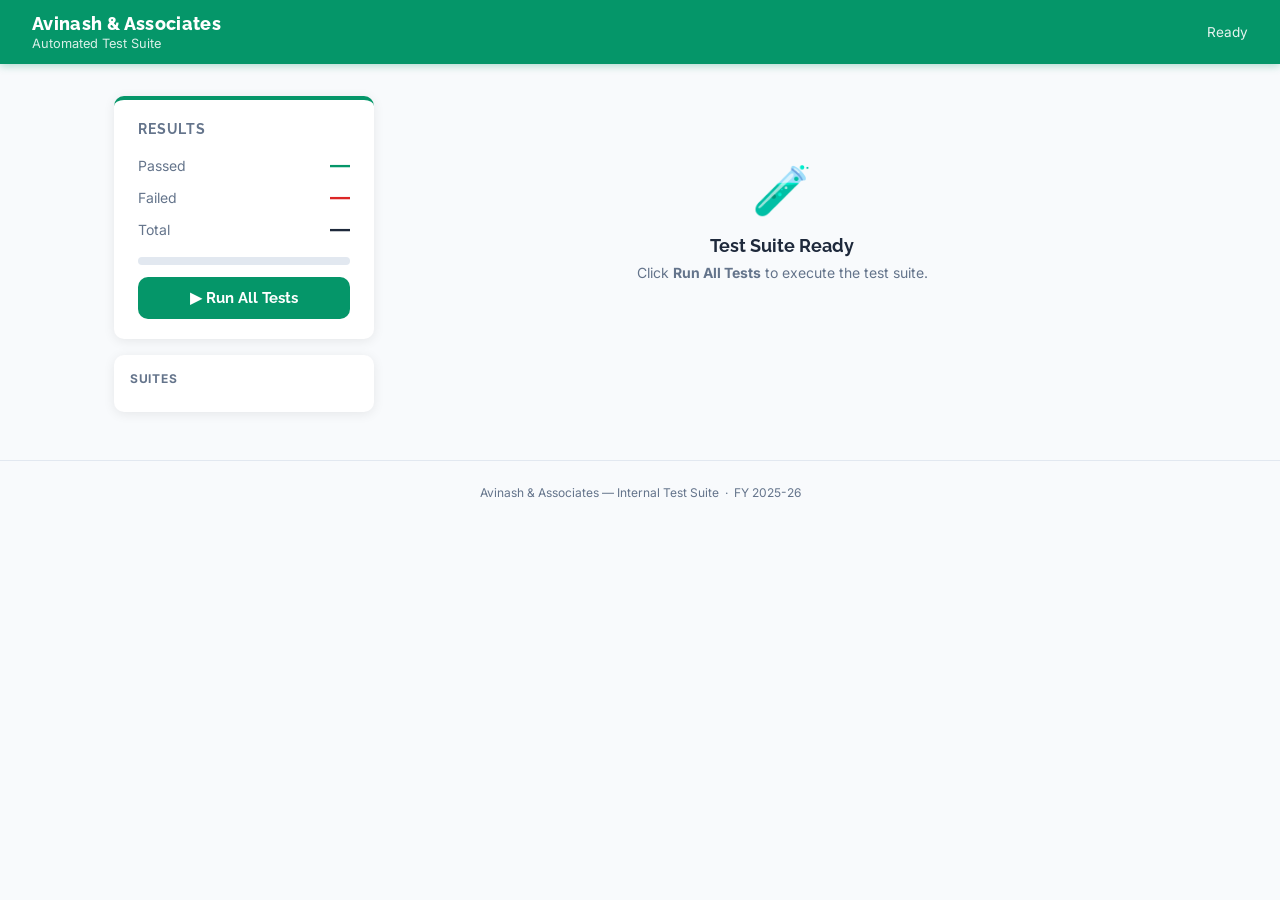
<file: tests/index.html>
<!DOCTYPE html>
<html lang="en">
<head>
  <meta charset="UTF-8">
  <meta name="viewport" content="width=device-width, initial-scale=1.0">
  <title>Test Suite — Avinash &amp; Associates</title>
  <link rel="preconnect" href="https://fonts.googleapis.com">
  <link href="https://fonts.googleapis.com/css2?family=Raleway:wght@400;600;700;800&family=Inter:wght@400;500;600&display=swap" rel="stylesheet">
  <style>
    /* ── Design tokens (mirrors css/variables.css) ────────── */
    :root {
      --emerald:    #059669;
      --emerald-dk: #047857;
      --gold:       #D97706;
      --gold-lt:    #FCD34D;
      --bg:         #F8FAFC;
      --surface:    #FFFFFF;
      --border:     #E2E8F0;
      --text:       #1E293B;
      --text-muted: #64748B;
      --pass:       #059669;
      --fail:       #DC2626;
      --skip:       #D97706;
      --radius:     10px;
      --shadow:     0 2px 12px rgba(0,0,0,.08);
    }

    *, *::before, *::after { box-sizing: border-box; margin: 0; padding: 0; }

    body {
      font-family: 'Inter', sans-serif;
      background: var(--bg);
      color: var(--text);
      min-height: 100vh;
    }

    /* ── Header ──────────────────────────────────────────── */
    .t-header {
      background: var(--emerald);
      color: #fff;
      padding: 0 2rem;
      display: flex;
      align-items: center;
      justify-content: space-between;
      height: 64px;
      box-shadow: 0 2px 8px rgba(5,150,105,.3);
    }
    .t-header-brand {
      font-family: 'Raleway', sans-serif;
      font-weight: 800;
      font-size: 1.1rem;
      letter-spacing: .02em;
    }
    .t-header-sub { font-size: .8rem; opacity: .85; margin-top: 2px; }

    /* ── Layout ──────────────────────────────────────────── */
    .t-wrap {
      max-width: 1100px;
      margin: 0 auto;
      padding: 2rem 1.5rem;
      display: grid;
      grid-template-columns: 260px 1fr;
      gap: 1.5rem;
      align-items: start;
    }

    /* ── Sidebar ─────────────────────────────────────────── */
    .t-sidebar {
      position: sticky;
      top: 1.5rem;
    }
    .t-summary-card {
      background: var(--surface);
      border-radius: var(--radius);
      box-shadow: var(--shadow);
      padding: 1.25rem 1.5rem;
      border-top: 4px solid var(--emerald);
      margin-bottom: 1rem;
    }
    .t-summary-title {
      font-family: 'Raleway', sans-serif;
      font-weight: 700;
      font-size: .9rem;
      text-transform: uppercase;
      letter-spacing: .06em;
      color: var(--text-muted);
      margin-bottom: 1rem;
    }
    .t-stat { display: flex; justify-content: space-between; align-items: center; margin-bottom: .5rem; }
    .t-stat-label { font-size: .875rem; color: var(--text-muted); }
    .t-stat-value { font-size: 1.25rem; font-weight: 700; }
    .t-stat-value.pass { color: var(--pass); }
    .t-stat-value.fail { color: var(--fail); }
    .t-stat-value.total { color: var(--text); }

    .t-progress { margin-top: 1rem; }
    .t-progress-bar {
      height: 8px;
      border-radius: 99px;
      background: var(--border);
      overflow: hidden;
    }
    .t-progress-fill {
      height: 100%;
      border-radius: 99px;
      background: var(--emerald);
      transition: width .5s ease;
      width: 0%;
    }
    .t-progress-fill.has-fail { background: var(--fail); }
    .t-progress-label { font-size: .75rem; color: var(--text-muted); margin-top: .4rem; }

    .t-run-btn {
      display: block;
      width: 100%;
      padding: .75rem;
      background: var(--emerald);
      color: #fff;
      border: none;
      border-radius: var(--radius);
      font-family: 'Raleway', sans-serif;
      font-weight: 700;
      font-size: .95rem;
      cursor: pointer;
      transition: background .2s;
      margin-top: .75rem;
    }
    .t-run-btn:hover { background: var(--emerald-dk); }
    .t-run-btn:disabled { opacity: .6; cursor: not-allowed; }

    .t-suite-nav { background: var(--surface); border-radius: var(--radius); box-shadow: var(--shadow); padding: 1rem; }
    .t-suite-nav-title { font-size: .75rem; font-weight: 700; text-transform: uppercase; letter-spacing: .06em; color: var(--text-muted); margin-bottom: .6rem; }
    .t-nav-item { display: flex; align-items: center; gap: .5rem; padding: .35rem .5rem; border-radius: 6px; cursor: pointer; font-size: .8rem; margin-bottom: 2px; transition: background .15s; }
    .t-nav-item:hover { background: var(--bg); }
    .t-nav-dot { width: 8px; height: 8px; border-radius: 50%; background: var(--border); flex-shrink: 0; }
    .t-nav-dot.pass { background: var(--pass); }
    .t-nav-dot.fail { background: var(--fail); }
    .t-nav-label { flex: 1; }

    /* ── Main results ────────────────────────────────────── */
    .t-main { min-width: 0; }

    .t-suite {
      background: var(--surface);
      border-radius: var(--radius);
      box-shadow: var(--shadow);
      margin-bottom: 1rem;
      overflow: hidden;
    }
    .t-suite-header {
      display: flex;
      align-items: center;
      justify-content: space-between;
      padding: .85rem 1.25rem;
      background: var(--bg);
      border-bottom: 1px solid var(--border);
      cursor: pointer;
      user-select: none;
    }
    .t-suite-header:hover { background: #F1F5F9; }
    .t-suite-name {
      font-family: 'Raleway', sans-serif;
      font-weight: 700;
      font-size: .9rem;
      display: flex;
      align-items: center;
      gap: .6rem;
    }
    .t-suite-badge {
      font-size: .7rem;
      padding: .15rem .5rem;
      border-radius: 99px;
      font-family: 'Inter', sans-serif;
      font-weight: 600;
    }
    .t-suite-badge.pass { background: #D1FAE5; color: var(--pass); }
    .t-suite-badge.fail { background: #FEE2E2; color: var(--fail); }
    .t-suite-badge.pending { background: #FEF3C7; color: var(--skip); }
    .t-suite-chevron { color: var(--text-muted); font-size: .8rem; transition: transform .2s; }
    .t-suite.collapsed .t-suite-chevron { transform: rotate(-90deg); }
    .t-suite.collapsed .t-tests { display: none; }

    .t-tests { padding: .5rem 0; }
    .t-test {
      display: flex;
      align-items: flex-start;
      gap: .75rem;
      padding: .45rem 1.25rem;
      font-size: .83rem;
      border-left: 3px solid transparent;
    }
    .t-test:hover { background: var(--bg); }
    .t-test.pass { border-left-color: var(--pass); }
    .t-test.fail { border-left-color: var(--fail); }
    .t-test-icon { font-size: .9rem; flex-shrink: 0; margin-top: 1px; }
    .t-test-body { flex: 1; }
    .t-test-label { color: var(--text); }
    .t-test.fail .t-test-label { font-weight: 600; }
    .t-test-error {
      margin-top: .3rem;
      font-family: monospace;
      font-size: .78rem;
      color: var(--fail);
      background: #FFF5F5;
      border-radius: 4px;
      padding: .3rem .5rem;
      white-space: pre-wrap;
      word-break: break-word;
    }
    .t-test-ms { font-size: .72rem; color: var(--text-muted); flex-shrink: 0; align-self: center; }

    /* ── States ──────────────────────────────────────────── */
    .t-idle {
      text-align: center;
      padding: 4rem 2rem;
      color: var(--text-muted);
    }
    .t-idle-icon { font-size: 3rem; margin-bottom: 1rem; }
    .t-idle-title { font-family: 'Raleway', sans-serif; font-weight: 700; font-size: 1.1rem; color: var(--text); margin-bottom: .5rem; }
    .t-idle-sub { font-size: .875rem; }

    .t-spinner {
      width: 32px; height: 32px;
      border: 3px solid var(--border);
      border-top-color: var(--emerald);
      border-radius: 50%;
      animation: spin .7s linear infinite;
      margin: 0 auto 1rem;
    }
    @keyframes spin { to { transform: rotate(360deg); } }

    /* ── Hidden iframe for DOM tests ─────────────────────── */
    #tcTestFrame {
      position: fixed;
      left: -9999px;
      top: -9999px;
      width: 1024px;
      height: 768px;
      border: none;
      pointer-events: none;
    }

    /* ── Footer ──────────────────────────────────────────── */
    .t-footer {
      text-align: center;
      padding: 1.5rem;
      font-size: .75rem;
      color: var(--text-muted);
      border-top: 1px solid var(--border);
      margin-top: 1rem;
    }

    @media (max-width: 768px) {
      .t-wrap { grid-template-columns: 1fr; }
      .t-sidebar { position: static; }
    }
  </style>
</head>
<body>

<header class="t-header">
  <div>
    <div class="t-header-brand">Avinash &amp; Associates</div>
    <div class="t-header-sub">Automated Test Suite</div>
  </div>
  <div id="tHeaderStatus" style="font-size:.85rem;opacity:.9">Ready</div>
</header>

<div class="t-wrap">
  <!-- Sidebar -->
  <aside class="t-sidebar">
    <div class="t-summary-card">
      <div class="t-summary-title">Results</div>
      <div class="t-stat">
        <span class="t-stat-label">Passed</span>
        <span class="t-stat-value pass" id="statPass">—</span>
      </div>
      <div class="t-stat">
        <span class="t-stat-label">Failed</span>
        <span class="t-stat-value fail" id="statFail">—</span>
      </div>
      <div class="t-stat">
        <span class="t-stat-label">Total</span>
        <span class="t-stat-value total" id="statTotal">—</span>
      </div>
      <div class="t-progress">
        <div class="t-progress-bar"><div class="t-progress-fill" id="progressFill"></div></div>
        <div class="t-progress-label" id="progressLabel"></div>
      </div>
      <button class="t-run-btn" id="runBtn" onclick="runAll()">▶ Run All Tests</button>
    </div>

    <div class="t-suite-nav">
      <div class="t-suite-nav-title">Suites</div>
      <div id="suiteNav"></div>
    </div>
  </aside>

  <!-- Main -->
  <main class="t-main">
    <div id="results">
      <div class="t-idle">
        <div class="t-idle-icon">🧪</div>
        <div class="t-idle-title">Test Suite Ready</div>
        <div class="t-idle-sub">Click <strong>Run All Tests</strong> to execute the test suite.</div>
      </div>
    </div>
  </main>
</div>

<footer class="t-footer">
  Avinash &amp; Associates — Internal Test Suite &nbsp;·&nbsp; FY 2025-26
</footer>

<!-- Hidden iframe for DOM/UI tests -->
<iframe id="tcTestFrame" src="../tax-calculator.html" title="Tax Calculator Test Frame"></iframe>

<!-- Load tax engine so unit tests can call functions directly -->
<script src="../js/tax-engine.js"></script>

<!-- Test framework -->
<script src="runner.js"></script>

<!-- Test files -->
<script src="tax-engine.test.js"></script>
<script src="tax-ui.test.js"></script>

<!-- UI runner -->
<script>
'use strict';

const resultsEl   = document.getElementById('results');
const statPass    = document.getElementById('statPass');
const statFail    = document.getElementById('statFail');
const statTotal   = document.getElementById('statTotal');
const progressFill = document.getElementById('progressFill');
const progressLabel = document.getElementById('progressLabel');
const runBtn      = document.getElementById('runBtn');
const suiteNav    = document.getElementById('suiteNav');
const headerStatus = document.getElementById('tHeaderStatus');

function icon(passed) { return passed ? '✅' : '❌'; }

function renderResults({ results, totalPass, totalFail, total }) {
  /* Sidebar stats */
  statPass.textContent  = totalPass;
  statFail.textContent  = totalFail;
  statTotal.textContent = total;

  const pct = total > 0 ? Math.round(totalPass / total * 100) : 0;
  progressFill.style.width = pct + '%';
  progressFill.classList.toggle('has-fail', totalFail > 0);
  progressLabel.textContent = `${pct}% passing`;

  headerStatus.textContent = totalFail === 0
    ? `✅ All ${total} tests passed`
    : `❌ ${totalFail} of ${total} failed`;

  /* Suite nav */
  suiteNav.innerHTML = results.map((suite, i) => {
    const hasFail = suite.tests.some(t => !t.passed);
    return `<div class="t-nav-item" onclick="scrollToSuite(${i})">
      <div class="t-nav-dot ${hasFail ? 'fail' : 'pass'}"></div>
      <div class="t-nav-label">${suite.label}</div>
    </div>`;
  }).join('');

  /* Main results */
  resultsEl.innerHTML = results.map((suite, i) => {
    const suiteFail  = suite.tests.filter(t => !t.passed).length;
    const suitePass  = suite.tests.filter(t => t.passed).length;
    const badgeClass = suiteFail > 0 ? 'fail' : 'pass';
    const badgeText  = suiteFail > 0 ? `${suiteFail} failed` : `${suitePass} passed`;

    const testsHtml = suite.tests.map(t => `
      <div class="t-test ${t.passed ? 'pass' : 'fail'}">
        <div class="t-test-icon">${icon(t.passed)}</div>
        <div class="t-test-body">
          <div class="t-test-label">${t.label}</div>
          ${!t.passed && t.error ? `<div class="t-test-error">${escHtml(t.error.message || String(t.error))}</div>` : ''}
        </div>
        <div class="t-test-ms">${t.ms}ms</div>
      </div>`).join('');

    return `<div class="t-suite" id="suite-${i}">
      <div class="t-suite-header" onclick="toggleSuite(${i})">
        <div class="t-suite-name">
          <span>${suite.label}</span>
          <span class="t-suite-badge ${badgeClass}">${badgeText}</span>
        </div>
        <span class="t-suite-chevron">▼</span>
      </div>
      <div class="t-tests">${testsHtml}</div>
    </div>`;
  }).join('');
}

function escHtml(str) {
  return str.replace(/&/g,'&amp;').replace(/</g,'&lt;').replace(/>/g,'&gt;').replace(/"/g,'&quot;');
}

function toggleSuite(i) {
  document.getElementById(`suite-${i}`).classList.toggle('collapsed');
}

function scrollToSuite(i) {
  const el = document.getElementById(`suite-${i}`);
  if (el) el.scrollIntoView({ behavior: 'smooth', block: 'start' });
}

async function runAll() {
  runBtn.disabled = true;
  runBtn.textContent = '⏳ Running…';
  headerStatus.textContent = 'Running tests…';

  resultsEl.innerHTML = `<div class="t-idle">
    <div class="t-spinner"></div>
    <div class="t-idle-title">Running tests…</div>
    <div class="t-idle-sub">Please wait while all suites execute.</div>
  </div>`;

  await new Promise(r => setTimeout(r, 30)); // let browser paint

  const report = await Runner.run();
  renderResults(report);

  runBtn.disabled = false;
  runBtn.textContent = '↺ Run Again';
}
</script>
</body>
</html>
</file>
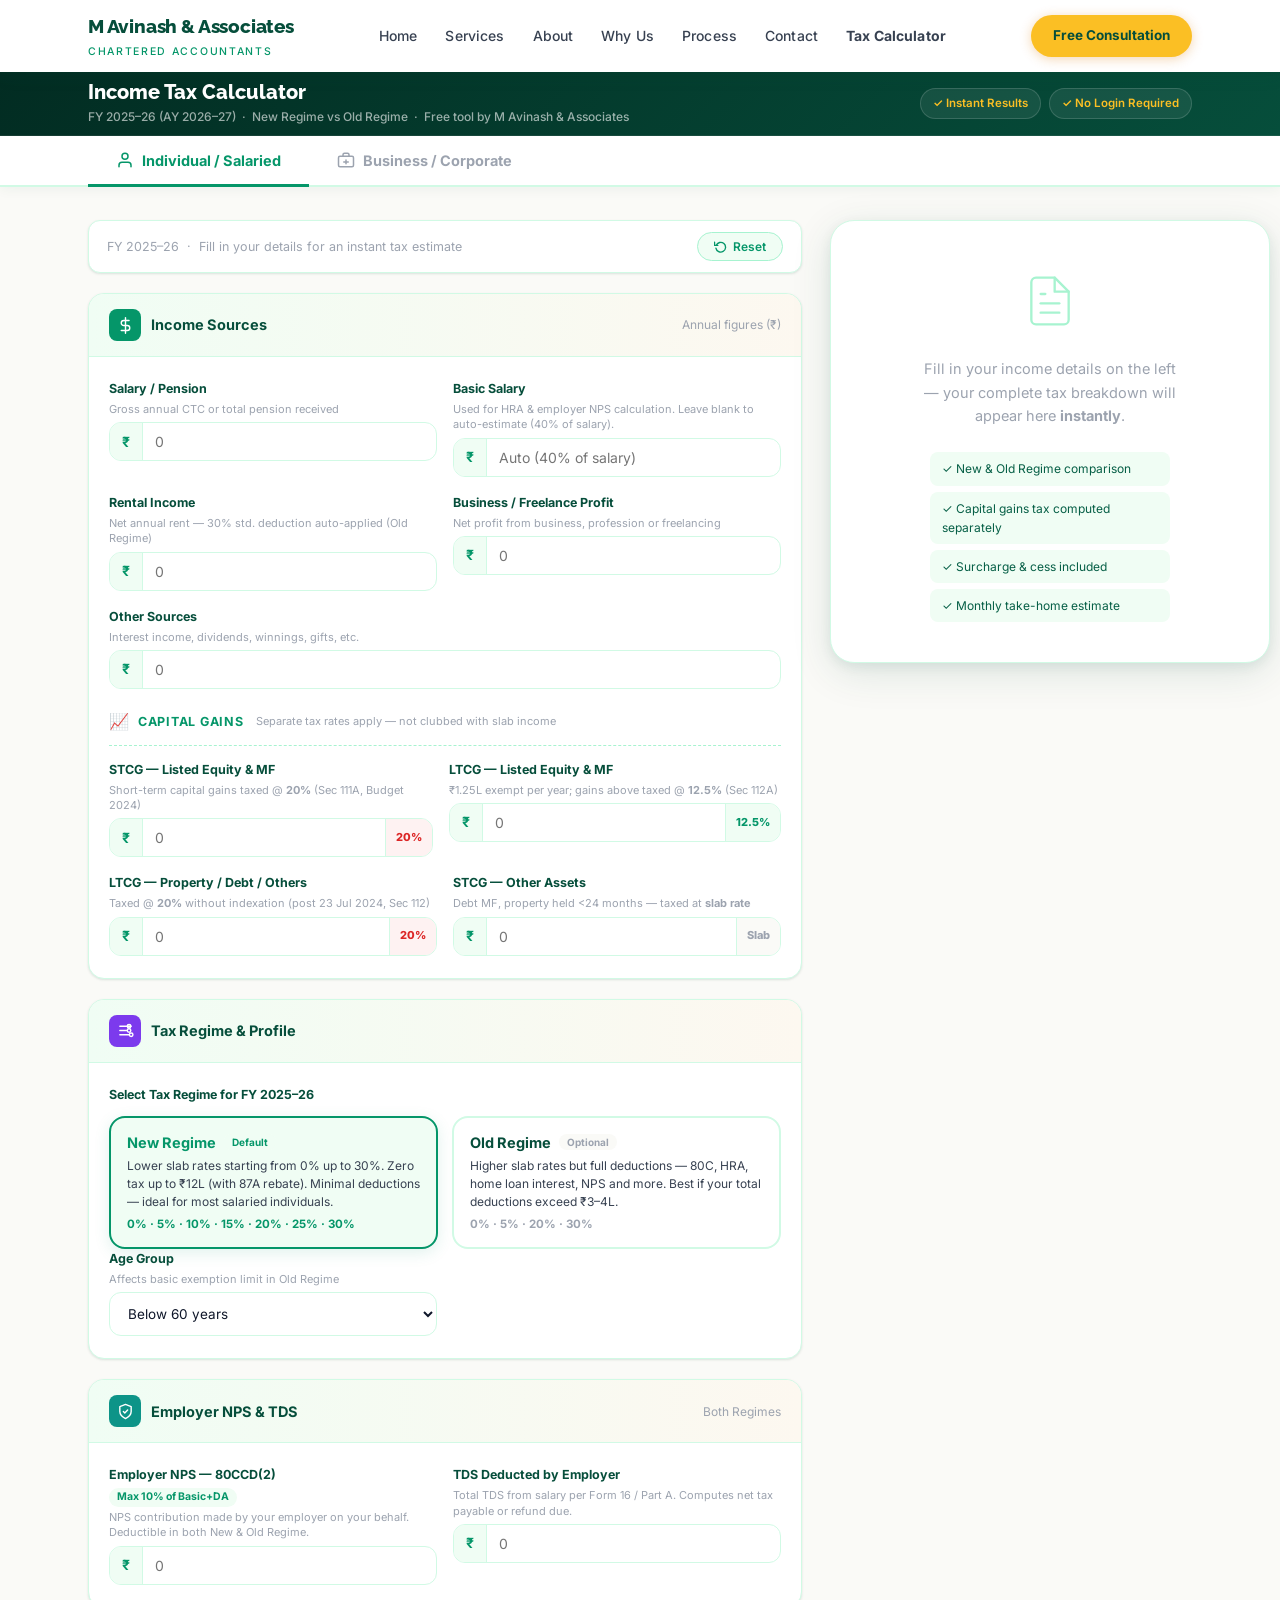
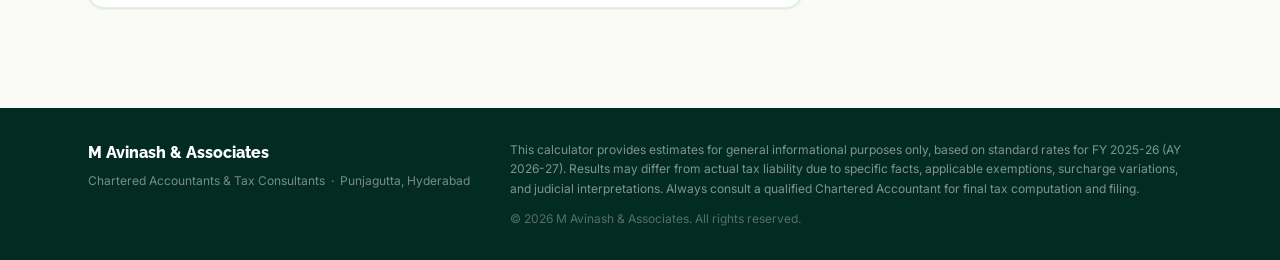
<file: tax-calculator.html>
<!DOCTYPE html>
<html lang="en">
<head>
  <meta charset="UTF-8">
  <meta name="viewport" content="width=device-width, initial-scale=1.0, viewport-fit=cover">
  <link rel="icon" type="image/png" href="images/favicon.png">
  <link rel="apple-touch-icon" href="images/favicon.png">
  <title>Free Income Tax Calculator FY 2025-26 | New &amp; Old Regime | M Avinash &amp; Associates</title>
  <meta name="description" content="Free Income Tax Calculator for FY 2025-26 (AY 2026-27). Compare New Regime vs Old Regime tax instantly. Covers salary, capital gains, business income, HRA &amp; deductions. By M Avinash &amp; Associates, Hyderabad CAs.">
  <meta name="keywords" content="income tax calculator FY 2025-26, income tax calculator AY 2026-27, new regime vs old regime calculator, ITR calculator India, tax calculator Hyderabad, CA tax calculator, free tax calculator India">
  <meta name="robots" content="index, follow">
  <link rel="canonical" href="https://avinashandassociates.com/tax-calculator">
  <!-- Open Graph -->
  <meta property="og:type" content="website">
  <meta property="og:url" content="https://avinashandassociates.com/tax-calculator">
  <meta property="og:site_name" content="M Avinash &amp; Associates">
  <meta property="og:locale" content="en_IN">
  <meta property="og:title" content="Free Income Tax Calculator FY 2025-26 | New &amp; Old Regime">
  <meta property="og:description" content="Calculate your income tax for FY 2025-26 instantly. Compare New Regime vs Old Regime, see deductions, and plan your taxes. Free tool by M Avinash &amp; Associates, Hyderabad CAs.">
  <meta property="og:image" content="https://avinashandassociates.com/images/og-image.jpg">
  <!-- Twitter Card -->
  <meta name="twitter:card" content="summary_large_image">
  <meta name="twitter:title" content="Free Income Tax Calculator FY 2025-26 | New &amp; Old Regime">
  <meta name="twitter:description" content="Calculate your income tax for FY 2025-26 instantly. Compare New Regime vs Old Regime. Free tool by M Avinash &amp; Associates, Hyderabad.">
  <meta name="twitter:image" content="https://avinashandassociates.com/images/og-image.jpg">
  <meta name="theme-color" content="#2563EB">
  <script type="application/ld+json">
  {
    "@context": "https://schema.org",
    "@type": "WebApplication",
    "name": "Income Tax Calculator FY 2025-26",
    "description": "Free online income tax calculator for FY 2025-26 (AY 2026-27). Compare New Regime vs Old Regime tax liability instantly.",
    "url": "https://avinashandassociates.com/tax-calculator",
    "applicationCategory": "FinanceApplication",
    "operatingSystem": "Any",
    "offers": {"@type": "Offer", "price": "0", "priceCurrency": "INR"},
    "author": {
      "@type": "Organization",
      "name": "M Avinash & Associates",
      "url": "https://avinashandassociates.com"
    }
  }
  </script>

  <!-- Fonts (same as main site) -->
  <link rel="preconnect" href="https://fonts.googleapis.com">
  <link rel="preconnect" href="https://fonts.gstatic.com" crossorigin>
  <link href="https://fonts.googleapis.com/css2?family=Raleway:wght@700;800;900&family=Inter:wght@400;500;600;700&display=swap" rel="stylesheet">

  <!-- Shared design tokens -->
  <link rel="stylesheet" href="css/variables.css">
  <link rel="stylesheet" href="css/base.css">
  <link rel="stylesheet" href="css/nav.css">
  <link rel="stylesheet" href="css/responsive.css">
  <!-- Calculator-specific styles -->
  <link rel="stylesheet" href="tax-calculator.css">
</head>
<body class="tc-page">

  <!-- ===== NAVIGATION ===== -->
  <nav id="navbar" class="navbar scrolled" role="navigation" aria-label="Main navigation">
    <div class="nav-inner">
      <div class="nav-logo">
        <a href="index.html" class="nav-logo-link">
          <span class="nav-firm-name">M Avinash &amp; Associates</span>
          <span class="nav-firm-type">Chartered Accountants</span>
        </a>
      </div>
      <ul class="nav-links" role="list">
        <li><a href="index.html#home" class="nav-link">Home</a></li>
        <li><a href="index.html#services" class="nav-link">Services</a></li>
        <li><a href="index.html#about" class="nav-link">About</a></li>
        <li><a href="index.html#why-us" class="nav-link">Why Us</a></li>
        <li><a href="index.html#process" class="nav-link">Process</a></li>
        <li><a href="index.html#contact" class="nav-link">Contact</a></li>
        <li><a href="tax-calculator" class="nav-link nav-link-calc active">Tax Calculator</a></li>
      </ul>
      <div class="nav-right">
        <a href="index.html#contact" class="btn-consultation">Free Consultation</a>
        <button class="hamburger" id="hamburger" aria-label="Toggle navigation menu" aria-expanded="false" aria-controls="mobile-menu">
          <span class="ham-line"></span>
          <span class="ham-line"></span>
          <span class="ham-line"></span>
        </button>
      </div>
    </div>
  </nav>

  <!-- Mobile Menu -->
  <div id="mobile-menu" class="mobile-menu" role="dialog" aria-label="Mobile navigation" aria-hidden="true">
    <ul class="mobile-nav-links" role="list">
      <li><a href="index.html#home" class="mobile-nav-link" style="--i:0">Home</a></li>
      <li><a href="index.html#services" class="mobile-nav-link" style="--i:1">Services</a></li>
      <li><a href="index.html#about" class="mobile-nav-link" style="--i:2">About</a></li>
      <li><a href="index.html#why-us" class="mobile-nav-link" style="--i:3">Why Us</a></li>
      <li><a href="index.html#process" class="mobile-nav-link" style="--i:4">Process</a></li>
      <li><a href="index.html#contact" class="mobile-nav-link" style="--i:5">Contact</a></li>
      <li><a href="tax-calculator" class="mobile-nav-link" style="--i:6">Tax Calculator</a></li>
    </ul>
    <a href="index.html#contact" class="mobile-cta-btn">Free Consultation</a>
  </div>

  <!-- ===== MAIN CONTENT ===== -->
  <main class="tc-main" id="main-content">

    <!-- Page Intro -->
    <div class="tc-page-intro">
      <div class="tc-page-intro-inner">
        <div class="tc-page-intro-left">
          <h1 class="tc-page-title">Income Tax Calculator</h1>
          <p class="tc-page-sub">FY 2025–26 (AY 2026–27) &nbsp;·&nbsp; New Regime vs Old Regime &nbsp;·&nbsp; Free tool by M Avinash &amp; Associates</p>
        </div>
        <div class="tc-page-intro-right">
          <span class="tc-pi-badge">✓ Instant Results</span>
          <span class="tc-pi-badge">✓ No Login Required</span>
        </div>
      </div>
    </div>

    <!-- Main Tab Row -->
    <div class="tc-tabs-bar">
      <div class="tc-tabs-inner">
        <button class="tc-mtab active" data-tab="individual" aria-controls="tcp-individual" role="tab" aria-selected="true">
          <svg width="18" height="18" viewBox="0 0 24 24" fill="none" stroke="currentColor" stroke-width="2" stroke-linecap="round" stroke-linejoin="round" aria-hidden="true"><path d="M20 21v-2a4 4 0 0 0-4-4H8a4 4 0 0 0-4 4v2"/><circle cx="12" cy="7" r="4"/></svg>
          Individual / Salaried
        </button>
        <button class="tc-mtab" data-tab="business" aria-controls="tcp-business" role="tab" aria-selected="false">
          <svg width="18" height="18" viewBox="0 0 24 24" fill="none" stroke="currentColor" stroke-width="2" stroke-linecap="round" stroke-linejoin="round" aria-hidden="true"><rect x="2" y="7" width="20" height="14" rx="2"/><path d="M16 7V5a2 2 0 0 0-2-2h-4a2 2 0 0 0-2 2v2"/><line x1="12" y1="12" x2="12" y2="17"/><line x1="9" y1="14.5" x2="15" y2="14.5"/></svg>
          Business / Corporate
        </button>
      </div>
    </div>

    <!-- ─── INDIVIDUAL PANEL ─────────────────────────────────── -->
    <div class="tc-panel" id="tcp-individual" role="tabpanel">
      <div class="tc-layout">

        <!-- FORM COLUMN -->
        <div class="tc-form-col">

          <!-- Reset bar -->
          <div class="tc-reset-bar">
            <span>FY 2025–26 &nbsp;·&nbsp; Fill in your details for an instant tax estimate</span>
            <button class="tc-reset-btn" id="ind-reset-btn" type="button">
              <svg width="13" height="13" viewBox="0 0 24 24" fill="none" stroke="currentColor" stroke-width="2.5" stroke-linecap="round" stroke-linejoin="round" aria-hidden="true"><polyline points="1 4 1 10 7 10"/><path d="M3.51 15a9 9 0 1 0 .49-5"/></svg>
              Reset
            </button>
          </div>

          <!-- ── Group 1: Income Sources ── -->
          <div class="tc-group">
            <div class="tc-ghd">
              <span class="tc-gicon tc-gicon-blue">
                <svg width="17" height="17" viewBox="0 0 24 24" fill="none" stroke="currentColor" stroke-width="2" stroke-linecap="round" stroke-linejoin="round" aria-hidden="true"><line x1="12" y1="1" x2="12" y2="23"/><path d="M17 5H9.5a3.5 3.5 0 0 0 0 7h5a3.5 3.5 0 0 1 0 7H6"/></svg>
              </span>
              <span class="tc-gtitle">Income Sources</span>
              <span class="tc-gnote">Annual figures (₹)</span>
            </div>
            <div class="tc-gbody">
              <div class="tc-row2">
                <div class="tc-field">
                  <label class="tc-lbl" for="i-salary">Salary / Pension
                    <span class="tc-hint">Gross annual CTC or total pension received</span>
                  </label>
                  <div class="tc-ibox"><span class="tc-pre">₹</span><input type="number" class="tc-num" id="i-salary" placeholder="0" min="0" inputmode="numeric"></div>
                </div>
                <div class="tc-field">
                  <label class="tc-lbl" for="i-basic">Basic Salary
                    <span class="tc-hint">Used for HRA &amp; employer NPS calculation. Leave blank to auto-estimate (40% of salary).</span>
                  </label>
                  <div class="tc-ibox"><span class="tc-pre">₹</span><input type="number" class="tc-num" id="i-basic" placeholder="Auto (40% of salary)" min="0" inputmode="numeric"></div>
                </div>
              </div>
              <div class="tc-row2">
                <div class="tc-field">
                  <label class="tc-lbl" for="i-rent">Rental Income
                    <span class="tc-hint">Net annual rent — 30% std. deduction auto-applied (Old Regime)</span>
                  </label>
                  <div class="tc-ibox"><span class="tc-pre">₹</span><input type="number" class="tc-num" id="i-rent" placeholder="0" min="0" inputmode="numeric"></div>
                </div>
                <div class="tc-field">
                  <label class="tc-lbl" for="i-business">Business / Freelance Profit
                    <span class="tc-hint">Net profit from business, profession or freelancing</span>
                  </label>
                  <div class="tc-ibox"><span class="tc-pre">₹</span><input type="number" class="tc-num" id="i-business" placeholder="0" min="0" inputmode="numeric"></div>
                </div>
              </div>
              <div class="tc-row2">
                <div class="tc-field tc-field-full">
                  <label class="tc-lbl" for="i-other">Other Sources
                    <span class="tc-hint">Interest income, dividends, winnings, gifts, etc.</span>
                  </label>
                  <div class="tc-ibox"><span class="tc-pre">₹</span><input type="number" class="tc-num" id="i-other" placeholder="0" min="0" inputmode="numeric"></div>
                </div>
              </div>

              <div class="tc-subsec">
                <span class="tc-subsec-icon" aria-hidden="true">📈</span>
                Capital Gains
                <span class="tc-subsec-note">Separate tax rates apply — not clubbed with slab income</span>
              </div>

              <div class="tc-row2">
                <div class="tc-field">
                  <label class="tc-lbl" for="i-stcg">STCG — Listed Equity &amp; MF
                    <span class="tc-hint">Short-term capital gains taxed @ <strong>20%</strong> (Sec 111A, Budget 2024)</span>
                  </label>
                  <div class="tc-ibox"><span class="tc-pre">₹</span><input type="number" class="tc-num" id="i-stcg" placeholder="0" min="0" inputmode="numeric">
                    <span class="tc-rate-tag">20%</span></div>
                </div>
                <div class="tc-field">
                  <label class="tc-lbl" for="i-ltcg">LTCG — Listed Equity &amp; MF
                    <span class="tc-hint">₹1.25L exempt per year; gains above taxed @ <strong>12.5%</strong> (Sec 112A)</span>
                  </label>
                  <div class="tc-ibox"><span class="tc-pre">₹</span><input type="number" class="tc-num" id="i-ltcg" placeholder="0" min="0" inputmode="numeric">
                    <span class="tc-rate-tag tc-rate-green">12.5%</span></div>
                </div>
              </div>
              <div class="tc-row2">
                <div class="tc-field">
                  <label class="tc-lbl" for="i-ltcg-prop">LTCG — Property / Debt / Others
                    <span class="tc-hint">Taxed @ <strong>20%</strong> without indexation (post 23 Jul 2024, Sec 112)</span>
                  </label>
                  <div class="tc-ibox"><span class="tc-pre">₹</span><input type="number" class="tc-num" id="i-ltcg-prop" placeholder="0" min="0" inputmode="numeric">
                    <span class="tc-rate-tag">20%</span></div>
                </div>
                <div class="tc-field">
                  <label class="tc-lbl" for="i-stcg-other">STCG — Other Assets
                    <span class="tc-hint">Debt MF, property held &lt;24 months — taxed at <strong>slab rate</strong></span>
                  </label>
                  <div class="tc-ibox"><span class="tc-pre">₹</span><input type="number" class="tc-num" id="i-stcg-other" placeholder="0" min="0" inputmode="numeric">
                    <span class="tc-rate-tag tc-rate-gray">Slab</span></div>
                </div>
              </div>
            </div>
          </div>

          <!-- ── Group 2: Tax Regime & Age ── -->
          <div class="tc-group">
            <div class="tc-ghd">
              <span class="tc-gicon tc-gicon-violet">
                <svg width="17" height="17" viewBox="0 0 24 24" fill="none" stroke="currentColor" stroke-width="2" stroke-linecap="round" stroke-linejoin="round" aria-hidden="true"><line x1="4" y1="6" x2="20" y2="6"/><line x1="4" y1="12" x2="14" y2="12"/><line x1="4" y1="18" x2="17" y2="18"/><circle cx="17" cy="6" r="2.5"/><circle cx="17" cy="12" r="2.5"/><circle cx="20" cy="18" r="2.5"/></svg>
              </span>
              <span class="tc-gtitle">Tax Regime &amp; Profile</span>
            </div>
            <div class="tc-gbody">
              <div class="tc-field tc-field-full">
                <label class="tc-lbl">Select Tax Regime for FY 2025–26</label>
                <div class="tc-regime-pair">
                  <button class="tc-rbtn active" data-regime="new" type="button">
                    <span class="tc-rbtn-top">
                      <strong>New Regime</strong>
                      <span class="tc-rbtn-badge tc-rbtn-badge-green">Default</span>
                    </span>
                    <span class="tc-rbtn-desc">Lower slab rates starting from 0% up to 30%. Zero tax up to ₹12L (with 87A rebate). Minimal deductions — ideal for most salaried individuals.</span>
                    <span class="tc-rbtn-slabs">0% · 5% · 10% · 15% · 20% · 25% · 30%</span>
                  </button>
                  <button class="tc-rbtn" data-regime="old" type="button">
                    <span class="tc-rbtn-top">
                      <strong>Old Regime</strong>
                      <span class="tc-rbtn-badge">Optional</span>
                    </span>
                    <span class="tc-rbtn-desc">Higher slab rates but full deductions — 80C, HRA, home loan interest, NPS and more. Best if your total deductions exceed ₹3–4L.</span>
                    <span class="tc-rbtn-slabs">0% · 5% · 20% · 30%</span>
                  </button>
                </div>
              </div>
              <div class="tc-row2">
                <div class="tc-field">
                  <label class="tc-lbl" for="i-age">Age Group
                    <span class="tc-hint">Affects basic exemption limit in Old Regime</span>
                  </label>
                  <select class="tc-sel" id="i-age">
                    <option value="general">Below 60 years</option>
                    <option value="senior">Senior Citizen (60–80 years)</option>
                    <option value="supersenior">Super Senior (80+ years)</option>
                  </select>
                </div>
              </div>
            </div>
          </div>

          <!-- ── Group 3: Deductions (Old Regime only) ── -->
          <div class="tc-group tc-deductions-grp" id="tc-ded-grp" style="display:none">
            <div class="tc-ghd">
              <span class="tc-gicon tc-gicon-gold">
                <svg width="17" height="17" viewBox="0 0 24 24" fill="none" stroke="currentColor" stroke-width="2" stroke-linecap="round" stroke-linejoin="round" aria-hidden="true"><path d="M12 22s8-4 8-10V5l-8-3-8 3v7c0 6 8 10 8 10z"/></svg>
              </span>
              <span class="tc-gtitle">Deductions &amp; Exemptions</span>
              <span class="tc-old-chip">Old Regime Only</span>
            </div>
            <div class="tc-gbody">
              <div class="tc-info-banner">
                <svg width="15" height="15" viewBox="0 0 24 24" fill="none" stroke="currentColor" stroke-width="2" stroke-linecap="round" stroke-linejoin="round" aria-hidden="true"><circle cx="12" cy="12" r="10"/><line x1="12" y1="8" x2="12" y2="12"/><line x1="12" y1="16" x2="12.01" y2="16"/></svg>
                Standard deduction of <strong>₹50,000</strong> is automatically applied for salaried individuals. Enter only your additional deductions below.
              </div>

              <div class="tc-ded-section-title">Chapter VI-A Deductions</div>
              <div class="tc-row2">
                <div class="tc-field">
                  <label class="tc-lbl" for="i-80c">Section 80C
                    <span class="tc-cap-tag">Max ₹1,50,000</span>
                    <span class="tc-hint">PPF, ELSS, LIC premium, NSC, home loan principal, tuition fees, 5-yr FD</span>
                  </label>
                  <div class="tc-ibox"><span class="tc-pre">₹</span><input type="number" class="tc-num" id="i-80c" placeholder="0" min="0" max="150000" inputmode="numeric"></div>
                </div>
                <div class="tc-field">
                  <label class="tc-lbl" for="i-nps">Section 80CCD(1B) — NPS
                    <span class="tc-cap-tag">Max ₹50,000</span>
                    <span class="tc-hint">Additional NPS Tier-1 contribution (over and above 80C)</span>
                  </label>
                  <div class="tc-ibox"><span class="tc-pre">₹</span><input type="number" class="tc-num" id="i-nps" placeholder="0" min="0" max="50000" inputmode="numeric"></div>
                </div>
              </div>
              <div class="tc-row2">
                <div class="tc-field">
                  <label class="tc-lbl" for="i-80d-self">80D — Health Insurance (Self &amp; Family)
                    <span class="tc-cap-tag">Max ₹25,000 / ₹50,000 (Senior)</span>
                    <span class="tc-hint">Premium for self, spouse &amp; dependent children. ₹50K cap if you are a senior citizen.</span>
                  </label>
                  <div class="tc-ibox"><span class="tc-pre">₹</span><input type="number" class="tc-num" id="i-80d-self" placeholder="0" min="0" inputmode="numeric"></div>
                </div>
                <div class="tc-field">
                  <label class="tc-lbl" for="i-80d-par">80D — Health Insurance (Parents)
                    <span class="tc-cap-tag">Max ₹25,000 / ₹50,000 (Senior Parents)</span>
                    <span class="tc-hint">Premium for dependent parents. ₹50K cap if parents are senior citizens.</span>
                  </label>
                  <div class="tc-ibox"><span class="tc-pre">₹</span><input type="number" class="tc-num" id="i-80d-par" placeholder="0" min="0" inputmode="numeric"></div>
                  <div class="tc-chk-row">
                    <label class="tc-chk-label" for="i-par-senior">
                      <input type="checkbox" id="i-par-senior" class="tc-chk">
                      Parents are senior citizens (60+) — ₹50,000 limit applies
                    </label>
                  </div>
                </div>
              </div>

              <div class="tc-ded-section-title">HRA &amp; Property Deductions</div>
              <div class="tc-hra-calc-box">
                <div class="tc-hra-heading">
                  <span>🏠 HRA Exemption — Auto Computed (Sec 10(13A))</span>
                  <span class="tc-hra-formula">Exempt = Min(HRA received, Rent − 10% basic, 50%/40% of basic for metro/non-metro)</span>
                </div>
                <div class="tc-row2">
                  <div class="tc-field">
                    <label class="tc-lbl" for="i-hra-received">HRA Received from Employer
                      <span class="tc-hint">Annual HRA component shown in your salary slip / Form 16</span>
                    </label>
                    <div class="tc-ibox"><span class="tc-pre">₹</span><input type="number" class="tc-num" id="i-hra-received" placeholder="0" min="0" inputmode="numeric"></div>
                  </div>
                  <div class="tc-field">
                    <label class="tc-lbl" for="i-rent-paid">Annual Rent Paid
                      <span class="tc-hint">Total rent paid during the year (must exceed 10% of basic for any exemption)</span>
                    </label>
                    <div class="tc-ibox"><span class="tc-pre">₹</span><input type="number" class="tc-num" id="i-rent-paid" placeholder="0" min="0" inputmode="numeric"></div>
                  </div>
                </div>
                <div class="tc-row2" style="margin-bottom:0">
                  <div class="tc-field tc-field-full">
                    <label class="tc-lbl" for="i-city-type">City Type
                      <span class="tc-hint">Metro cities (Mumbai, Delhi, Chennai, Kolkata) get 50% of basic; all other cities get 40%</span>
                    </label>
                    <select class="tc-sel" id="i-city-type">
                      <option value="non-metro">Non-Metro City — 40% of Basic</option>
                      <option value="metro">Metro City (Mumbai, Delhi, Chennai, Kolkata) — 50% of Basic</option>
                    </select>
                  </div>
                </div>
              </div>
              <div class="tc-row2" style="margin-bottom:0">
                <div class="tc-field tc-field-full">
                  <label class="tc-lbl" for="i-homeloan">Home Loan Interest — Sec 24(b)
                    <span class="tc-cap-tag">Max ₹2,00,000</span>
                    <span class="tc-hint">Interest paid on home loan for self-occupied property</span>
                  </label>
                  <div class="tc-ibox"><span class="tc-pre">₹</span><input type="number" class="tc-num" id="i-homeloan" placeholder="0" min="0" max="200000" inputmode="numeric"></div>
                </div>
              </div>

              <div class="tc-ded-section-title">Other Deductions</div>
              <div class="tc-row2">
                <div class="tc-field">
                  <label class="tc-lbl" for="i-80e">Section 80E — Education Loan Interest
                    <span class="tc-hint">Interest on loan for higher education (no upper limit)</span>
                  </label>
                  <div class="tc-ibox"><span class="tc-pre">₹</span><input type="number" class="tc-num" id="i-80e" placeholder="0" min="0" inputmode="numeric"></div>
                </div>
                <div class="tc-field">
                  <label class="tc-lbl" for="i-other-ded">Other Deductions (80G, LTA, Prof. Tax…)
                    <span class="tc-hint">Donations u/s 80G, Leave Travel Allowance, professional tax paid, etc.</span>
                  </label>
                  <div class="tc-ibox"><span class="tc-pre">₹</span><input type="number" class="tc-num" id="i-other-ded" placeholder="0" min="0" inputmode="numeric"></div>
                </div>
              </div>
            </div>
          </div>

          <!-- ── Group 4: Employer NPS & TDS (Both Regimes) ── -->
          <div class="tc-group" id="tc-nps-grp">
            <div class="tc-ghd">
              <span class="tc-gicon tc-gicon-teal">
                <svg width="17" height="17" viewBox="0 0 24 24" fill="none" stroke="currentColor" stroke-width="2" stroke-linecap="round" stroke-linejoin="round" aria-hidden="true"><path d="M12 22s8-4 8-10V5l-8-3-8 3v7c0 6 8 10 8 10z"/><polyline points="9 12 11 14 15 10"/></svg>
              </span>
              <span class="tc-gtitle">Employer NPS &amp; TDS</span>
              <span class="tc-gnote">Both Regimes</span>
            </div>
            <div class="tc-gbody">
              <div class="tc-row2">
                <div class="tc-field">
                  <label class="tc-lbl" for="i-80ccd2">Employer NPS — 80CCD(2)
                    <span class="tc-cap-tag">Max 10% of Basic+DA</span>
                    <span class="tc-hint">NPS contribution made by your employer on your behalf. Deductible in both New &amp; Old Regime.</span>
                  </label>
                  <div class="tc-ibox"><span class="tc-pre">₹</span><input type="number" class="tc-num" id="i-80ccd2" placeholder="0" min="0" inputmode="numeric"></div>
                </div>
                <div class="tc-field">
                  <label class="tc-lbl" for="i-tds">TDS Deducted by Employer
                    <span class="tc-hint">Total TDS from salary per Form 16 / Part A. Computes net tax payable or refund due.</span>
                  </label>
                  <div class="tc-ibox"><span class="tc-pre">₹</span><input type="number" class="tc-num" id="i-tds" placeholder="0" min="0" inputmode="numeric"></div>
                </div>
              </div>
            </div>
          </div>

        </div><!-- /form-col -->

        <!-- RESULTS COLUMN -->
        <div class="tc-result-col">
          <div class="tc-rcard" id="tc-ind-card">

            <!-- Empty state -->
            <div class="tc-empty" id="tc-ind-empty">
              <div class="tc-empty-icon" aria-hidden="true">
                <svg width="56" height="56" viewBox="0 0 24 24" fill="none" stroke="currentColor" stroke-width="1" stroke-linecap="round" stroke-linejoin="round"><path d="M14 2H6a2 2 0 0 0-2 2v16a2 2 0 0 0 2 2h12a2 2 0 0 0 2-2V8z"/><polyline points="14 2 14 8 20 8"/><line x1="16" y1="13" x2="8" y2="13"/><line x1="16" y1="17" x2="8" y2="17"/><polyline points="10 9 9 9 8 9"/></svg>
              </div>
              <p>Fill in your income details on the left — your complete tax breakdown will appear here <strong>instantly</strong>.</p>
              <div class="tc-empty-tips">
                <div class="tc-empty-tip">✓ New &amp; Old Regime comparison</div>
                <div class="tc-empty-tip">✓ Capital gains tax computed separately</div>
                <div class="tc-empty-tip">✓ Surcharge &amp; cess included</div>
                <div class="tc-empty-tip">✓ Monthly take-home estimate</div>
              </div>
            </div>

            <!-- Result body -->
            <div class="tc-rbody" id="tc-ind-body" style="display:none">

              <!-- Gauge -->
              <div class="tc-gauge-section">
                <div class="tc-gauge-wrap">
                  <svg class="tc-gauge-svg" viewBox="0 0 160 160" aria-hidden="true">
                    <defs>
                      <linearGradient id="ind-grad" x1="0%" y1="0%" x2="100%" y2="100%">
                        <stop offset="0%" stop-color="#2563EB"/>
                        <stop offset="100%" stop-color="#06b6d4"/>
                      </linearGradient>
                    </defs>
                    <circle class="tc-gauge-track" cx="80" cy="80" r="64"/>
                    <circle class="tc-gauge-ring" cx="80" cy="80" r="64" id="ind-gauge-ring" stroke="url(#ind-grad)"/>
                  </svg>
                  <div class="tc-gauge-ctr">
                    <span class="tc-gauge-pct" id="ind-eff-rate">—</span>
                    <span class="tc-gauge-sub">Effective Rate</span>
                  </div>
                </div>
                <div class="tc-gauge-meta">
                  <div class="tc-gm-row">
                    <span class="tc-gm-label">Gross Income</span>
                    <span class="tc-gm-val" id="ind-gross">₹0</span>
                  </div>
                  <div class="tc-gm-row">
                    <span class="tc-gm-label">Total Tax Payable</span>
                    <span class="tc-gm-val tc-gm-tax" id="ind-total-tax">₹0</span>
                  </div>
                  <div class="tc-gm-row">
                    <span class="tc-gm-label">Monthly Take-Home</span>
                    <span class="tc-gm-val tc-gm-green" id="ind-monthly">₹0</span>
                  </div>
                </div>
              </div>

              <!-- Recommendation card -->
              <div id="ind-recommendation"></div>

              <!-- Breakdown -->
              <div class="tc-section-title">Tax Breakdown</div>
              <div class="tc-breakdown" id="ind-breakdown"></div>

              <!-- Regime comparison -->
              <div id="ind-comparison"></div>

              <!-- Advance Tax Schedule -->
              <div id="ind-adv-section" style="display:none"></div>

              <!-- Disclaimer + CTA -->
              <div class="tc-result-footer">
                <p class="tc-disclaimer-sm">* Estimate based on standard FY 2025-26 rates. Actual tax may vary. Consult a CA for precise computation.</p>
                <a href="index.html#contact" class="tc-cta-btn">
                  File with Our CA — Expert &amp; Accurate
                  <svg width="14" height="14" viewBox="0 0 24 24" fill="none" stroke="currentColor" stroke-width="2.5" stroke-linecap="round" stroke-linejoin="round" aria-hidden="true"><line x1="5" y1="12" x2="19" y2="12"/><polyline points="12 5 19 12 12 19"/></svg>
                </a>
              </div>

            </div><!-- /rbody -->
          </div><!-- /rcard -->
        </div><!-- /result-col -->

      </div><!-- /layout -->
    </div><!-- /individual panel -->

    <!-- ─── BUSINESS PANEL ──────────────────────────────────── -->
    <div class="tc-panel" id="tcp-business" role="tabpanel" style="display:none">
      <div class="tc-layout">

        <!-- BUSINESS FORM COLUMN -->
        <div class="tc-form-col">

          <div class="tc-reset-bar">
            <span>FY 2025–26 &nbsp;·&nbsp; Enter your business financials</span>
            <button class="tc-reset-btn" id="biz-reset-btn" type="button">
              <svg width="13" height="13" viewBox="0 0 24 24" fill="none" stroke="currentColor" stroke-width="2.5" stroke-linecap="round" stroke-linejoin="round" aria-hidden="true"><polyline points="1 4 1 10 7 10"/><path d="M3.51 15a9 9 0 1 0 .49-5"/></svg>
              Reset
            </button>
          </div>

          <!-- Group 1: Entity & Financials -->
          <div class="tc-group">
            <div class="tc-ghd">
              <span class="tc-gicon tc-gicon-blue">
                <svg width="17" height="17" viewBox="0 0 24 24" fill="none" stroke="currentColor" stroke-width="2" stroke-linecap="round" stroke-linejoin="round" aria-hidden="true"><rect x="2" y="7" width="20" height="14" rx="2"/><path d="M16 7V5a2 2 0 0 0-2-2h-4a2 2 0 0 0-2 2v2"/></svg>
              </span>
              <span class="tc-gtitle">Business Details</span>
            </div>
            <div class="tc-gbody">
              <div class="tc-field tc-field-full">
                <label class="tc-lbl" for="b-entity">Entity / Business Type</label>
                <select class="tc-sel" id="b-entity">
                  <option value="pvt">Private Limited Company / OPC (Domestic)</option>
                  <option value="pvt-new">New Manufacturing Company (Section 115BAB — 15%)</option>
                  <option value="llp">LLP — Limited Liability Partnership (30%)</option>
                  <option value="partner">Partnership Firm (30%)</option>
                  <option value="proprietor">Proprietorship / Sole Trader (Individual Slab Rates)</option>
                </select>
              </div>
              <div class="tc-row2">
                <div class="tc-field">
                  <label class="tc-lbl" for="b-turnover">Annual Turnover / Revenue
                    <span class="tc-hint">Total gross revenue for FY 2025-26 (determines 25% vs 30% for Pvt Ltd)</span>
                  </label>
                  <div class="tc-ibox"><span class="tc-pre">₹</span><input type="number" class="tc-num" id="b-turnover" placeholder="0" min="0" inputmode="numeric"></div>
                </div>
                <div class="tc-field">
                  <label class="tc-lbl" for="b-profit">Net Profit Before Tax (PBT)
                    <span class="tc-hint">Profit after all allowable business expenses, before tax</span>
                  </label>
                  <div class="tc-ibox"><span class="tc-pre">₹</span><input type="number" class="tc-num" id="b-profit" placeholder="0" min="0" inputmode="numeric"></div>
                </div>
              </div>
            </div>
          </div>

          <!-- Group 2: Tax Options (Companies only) -->
          <div class="tc-group" id="tc-biz-regime-grp">
            <div class="tc-ghd">
              <span class="tc-gicon tc-gicon-violet">
                <svg width="17" height="17" viewBox="0 0 24 24" fill="none" stroke="currentColor" stroke-width="2" stroke-linecap="round" stroke-linejoin="round" aria-hidden="true"><circle cx="12" cy="12" r="3"/><path d="M19.07 4.93a10 10 0 0 1 0 14.14"/><path d="M4.93 4.93a10 10 0 0 0 0 14.14"/></svg>
              </span>
              <span class="tc-gtitle">Tax Regime (Companies)</span>
            </div>
            <div class="tc-gbody">
              <div class="tc-regime-cards-grid">
                <label class="tc-rcard-opt">
                  <input type="radio" name="b-regime" value="standard" checked>
                  <div class="tc-rco-body">
                    <strong>Standard Regime</strong>
                    <span>25% (turnover ≤ ₹400 Cr) or 30%</span>
                    <span class="tc-rco-note">All exemptions &amp; deductions apply. MAT @ 15% as applicable.</span>
                  </div>
                </label>
                <label class="tc-rcard-opt">
                  <input type="radio" name="b-regime" value="115baa">
                  <div class="tc-rco-body">
                    <strong>Section 115BAA</strong>
                    <span>22% flat rate (no exemptions)</span>
                    <span class="tc-rco-note">No MAT. Opt once, irrevocable. Best for profitable companies.</span>
                  </div>
                </label>
              </div>
              <div class="tc-llp-notice" id="tc-llp-notice" style="display:none">
                <svg width="15" height="15" viewBox="0 0 24 24" fill="none" stroke="currentColor" stroke-width="2" stroke-linecap="round" stroke-linejoin="round" aria-hidden="true"><circle cx="12" cy="12" r="10"/><line x1="12" y1="8" x2="12" y2="12"/><line x1="12" y1="16" x2="12.01" y2="16"/></svg>
                LLP and Partnership Firms are taxed at a <strong>flat 30%</strong> on their total income. Surcharge of 12% applies if income exceeds ₹1 Crore. Section 115BAA applies to companies only.
              </div>
            </div>
          </div>

        </div><!-- /form-col -->

        <!-- BUSINESS RESULTS -->
        <div class="tc-result-col">
          <div class="tc-rcard" id="tc-biz-card">

            <div class="tc-empty" id="tc-biz-empty">
              <div class="tc-empty-icon" aria-hidden="true">
                <svg width="56" height="56" viewBox="0 0 24 24" fill="none" stroke="currentColor" stroke-width="1" stroke-linecap="round" stroke-linejoin="round"><rect x="2" y="3" width="20" height="14" rx="2"/><line x1="8" y1="21" x2="16" y2="21"/><line x1="12" y1="17" x2="12" y2="21"/></svg>
              </div>
              <p>Enter your business profit above to compute your <strong>corporate tax liability</strong> and advance tax schedule instantly.</p>
              <div class="tc-empty-tips">
                <div class="tc-empty-tip">✓ Base tax at applicable flat rate</div>
                <div class="tc-empty-tip">✓ Surcharge &amp; cess included</div>
                <div class="tc-empty-tip">✓ Profit After Tax (PAT)</div>
                <div class="tc-empty-tip">✓ Advance tax installment schedule</div>
              </div>
            </div>

            <!-- Proprietor redirect -->
            <div class="tc-prop-notice" id="tc-prop-notice" style="display:none">
              <svg width="44" height="44" viewBox="0 0 24 24" fill="none" stroke="#D97706" stroke-width="1.5" stroke-linecap="round" stroke-linejoin="round" aria-hidden="true"><circle cx="12" cy="12" r="10"/><line x1="12" y1="8" x2="12" y2="12"/><line x1="12" y1="16" x2="12.01" y2="16"/></svg>
              <h3>Use Individual Tab</h3>
              <p>Proprietorships are taxed at individual slab rates — not at a corporate flat rate. Switch to the <strong>Individual / Salaried</strong> tab and enter your business profit under <em>"Business / Freelance Profit"</em> to compute your tax.</p>
              <button class="tc-switch-btn" data-tab="individual" type="button">Switch to Individual Tab →</button>
            </div>

            <div class="tc-rbody" id="tc-biz-body" style="display:none">

              <div class="tc-gauge-section">
                <div class="tc-gauge-wrap">
                  <svg class="tc-gauge-svg" viewBox="0 0 160 160" aria-hidden="true">
                    <defs>
                      <linearGradient id="biz-grad" x1="0%" y1="0%" x2="100%" y2="100%">
                        <stop offset="0%" stop-color="#D97706"/>
                        <stop offset="100%" stop-color="#f59e0b"/>
                      </linearGradient>
                    </defs>
                    <circle class="tc-gauge-track" cx="80" cy="80" r="64"/>
                    <circle class="tc-gauge-ring" cx="80" cy="80" r="64" id="biz-gauge-ring" stroke="url(#biz-grad)"/>
                  </svg>
                  <div class="tc-gauge-ctr">
                    <span class="tc-gauge-pct" id="biz-eff-rate">—</span>
                    <span class="tc-gauge-sub">Effective Rate</span>
                  </div>
                </div>
                <div class="tc-gauge-meta">
                  <div class="tc-gm-row">
                    <span class="tc-gm-label">Net Profit (PBT)</span>
                    <span class="tc-gm-val" id="biz-profit-disp">₹0</span>
                  </div>
                  <div class="tc-gm-row">
                    <span class="tc-gm-label">Total Tax Liability</span>
                    <span class="tc-gm-val tc-gm-tax" id="biz-total-tax">₹0</span>
                  </div>
                  <div class="tc-gm-row">
                    <span class="tc-gm-label">Profit After Tax (PAT)</span>
                    <span class="tc-gm-val tc-gm-green" id="biz-pat">₹0</span>
                  </div>
                </div>
              </div>

              <div class="tc-section-title">Tax Breakdown</div>
              <div class="tc-breakdown" id="biz-breakdown"></div>

              <div class="tc-section-title">Advance Tax Schedule — FY 2025–26</div>
              <div class="tc-adv-grid" id="biz-adv-grid"></div>

              <div class="tc-result-footer">
                <p class="tc-disclaimer-sm">* Based on standard corporate tax rates for FY 2025-26. Actual liability may differ based on MAT, specific exemptions and judicial interpretations.</p>
                <a href="index.html#contact" class="tc-cta-btn">
                  Get CA for Your Business
                  <svg width="14" height="14" viewBox="0 0 24 24" fill="none" stroke="currentColor" stroke-width="2.5" stroke-linecap="round" stroke-linejoin="round" aria-hidden="true"><line x1="5" y1="12" x2="19" y2="12"/><polyline points="12 5 19 12 12 19"/></svg>
                </a>
              </div>

            </div>
          </div>
        </div><!-- /result-col -->

      </div>
    </div><!-- /business panel -->

  </main>

  <!-- ===== FOOTER ===== -->
  <footer class="tc-footer">
    <div class="tc-footer-inner">
      <div class="tc-footer-left">
        <a href="index.html" class="tc-footer-logo">M Avinash &amp; Associates</a>
        <p>Chartered Accountants &amp; Tax Consultants &nbsp;·&nbsp; Punjagutta, Hyderabad</p>
      </div>
      <div class="tc-footer-right">
        <p class="tc-footer-disc">This calculator provides estimates for general informational purposes only, based on standard rates for FY 2025-26 (AY 2026-27). Results may differ from actual tax liability due to specific facts, applicable exemptions, surcharge variations, and judicial interpretations. Always consult a qualified Chartered Accountant for final tax computation and filing.</p>
        <p>&copy; 2026 M Avinash &amp; Associates. All rights reserved.</p>
      </div>
    </div>
  </footer>

  <script src="js/utils.js"></script>
  <script src="js/nav.js"></script>
  <script src="js/tax-engine.js"></script>
  <script src="js/tax-ui.js"></script>

</body>
</html>
</file>
<file: css/variables.css>
/* ============================================================
   AVINASH & ASSOCIATES — css/variables.css
   Design Tokens: Colors, Gradients, Shadows, Radii, Typography
   ============================================================ */

:root {
  /* Core Brand — Emerald */
  --primary:        #064E3B;   /* deep forest emerald */
  --primary-dark:   #022C22;   /* darkest emerald — hero */
  --primary-mid:    #065F46;   /* mid emerald */
  --accent:         #059669;   /* vibrant emerald */
  --accent-hover:   #047857;   /* darker emerald hover */
  --accent-bright:  #10B981;   /* bright mint — highlights */

  /* Gold System */
  --gold:           #D97706;
  --gold-light:     #F59E0B;
  --gold-pale:      #FFFBEB;
  --gold-vivid:     #FBBF24;

  /* Warm Neutrals */
  --white:          #FFFFFF;
  --off-white:      #FAFAF7;   /* warm off-white */
  --cream:          #FDF8F0;   /* very warm cream bg */
  --light-bg:       #F0FDF4;   /* soft green tint */
  --border:         #D1FAE5;   /* soft green border */
  --border-mid:     #A7F3D0;
  --border-hover:   #6EE7B7;

  /* Text */
  --text-heading:   #0F172A;
  --text-body:      #374151;
  --text-muted:     #9CA3AF;
  --text-white:     #F8FAFC;

  /* Semantic */
  --success:        #059669;
  --whatsapp:       #25D366;
  --error:          #DC2626;

  /* Service icon colors (per-service) */
  --icon-1: #7C3AED;  /* violet — company reg */
  --icon-2: #DC2626;  /* red — income tax */
  --icon-3: #0891B2;  /* cyan — GST */
  --icon-4: #D97706;  /* amber — audit */
  --icon-5: #059669;  /* emerald — ROC */
  --icon-6: #DB2777;  /* pink — trademark */
  --icon-7: #2563EB;  /* blue — NRI */
  --icon-8: #EA580C;  /* orange — advisory */

  /* Gradients */
  --grad-hero:  linear-gradient(135deg, #022C22 0%, #064E3B 55%, #065F46 100%);
  --grad-green: linear-gradient(135deg, #064E3B, #059669);
  --grad-gold:  linear-gradient(135deg, #D97706, #F59E0B);
  --grad-card:  linear-gradient(180deg, #FFFFFF 0%, #F0FDF4 100%);
  --grad-emerald-soft: linear-gradient(135deg, rgba(6,78,59,.07), rgba(16,185,129,.04));

  /* Shadows — emerald-tinted */
  --shadow-sm:    0 1px 3px rgba(6,78,59,.08), 0 1px 2px rgba(6,78,59,.06);
  --shadow-md:    0 4px 16px rgba(6,78,59,.10), 0 2px 6px rgba(6,78,59,.06);
  --shadow-lg:    0 10px 40px rgba(6,78,59,.12), 0 4px 12px rgba(6,78,59,.08);
  --shadow-xl:    0 20px 60px rgba(6,78,59,.15), 0 8px 20px rgba(6,78,59,.10);
  --shadow-green: 0 8px 30px rgba(5,150,105,.30);
  --shadow-gold:  0 8px 30px rgba(217,119,6,.28);

  /* UI Neutrals — inactive states, borders, dividers */
  --bg-subtle:      #F1F5F9;   /* inactive step / chip bg */
  --border-ui:      #E2E8F0;   /* standard UI element border */
  --border-card:    #E0F2EF;   /* greenish card border */
  --border-faq:     #EEF2F7;   /* FAQ item divider */
  --text-subtle:    #94A3B8;   /* inactive label / step text */

  /* Radii */
  --r-sm:   4px;  --r-md:   8px;  --r-lg:  12px;
  --r-xl:  16px;  --r-2xl: 24px;  --r-3xl: 32px;
  --r-full: 9999px;

  /* Type Scale */
  --txt-xs:  .75rem;  --txt-sm:  .875rem; --txt-base: 1rem;
  --txt-lg:  1.125rem; --txt-xl: 1.25rem;  --txt-2xl: 1.5rem;
  --txt-3xl: 1.875rem; --txt-4xl: 2.25rem; --txt-5xl: 3rem;
  --txt-6xl: 3.75rem;
}
</file>
<file: css/base.css>
/* ============================================================
   AVINASH & ASSOCIATES — css/base.css
   Reset, Keyframes, Utility classes, Scroll Reveal
   ============================================================ */

/* ── RESET ───────────────────────────────────────────────── */
*, *::before, *::after { box-sizing: border-box; margin: 0; padding: 0; }
html {
  scroll-behavior: smooth;
  scroll-padding-top: 108px;
  overflow-x: hidden;        /* prevent horizontal scroll on iOS */
  max-width: 100%;
}
body {
  font-family: 'Inter', system-ui, sans-serif;
  background: var(--off-white);
  color: var(--text-body);
  line-height: 1.6;
  overflow-x: hidden;
  max-width: 100%;
  width: 100%;
  -webkit-overflow-scrolling: touch;
  overscroll-behavior-x: none;
}
img { max-width: 100%; height: auto; display: block; }

/* Prevent any section from causing horizontal overflow */
section, header, footer, main, nav {
  max-width: 100%;
  overflow-x: clip;
}
ul  { list-style: none; }
a   { text-decoration: none; color: inherit; }
button { cursor: pointer; border: none; background: none; font-family: inherit; }
input, select, textarea { font-family: inherit; }

::selection { background: rgba(5,150,105,.15); color: var(--text-heading); }

input:-webkit-autofill,
input:-webkit-autofill:hover,
input:-webkit-autofill:focus {
  -webkit-box-shadow: 0 0 0 1000px var(--off-white) inset;
  -webkit-text-fill-color: var(--text-heading);
}

:focus-visible { outline: 2px solid var(--accent); outline-offset: 3px; }

.skip-link {
  position: absolute; top: -100px; left: 20px; z-index: 9999;
  background: var(--accent); color: white;
  padding: 8px 16px; border-radius: var(--r-md); font-weight: 600;
  transition: top .2s;
}
.skip-link:focus { top: 20px; }

/* ── KEYFRAMES ───────────────────────────────────────────── */
@keyframes fadeUp      { from{opacity:0;transform:translateY(28px)} to{opacity:1;transform:translateY(0)} }
@keyframes fadeIn      { from{opacity:0} to{opacity:1} }
@keyframes slideInRight{ from{opacity:0;transform:translateX(52px)} to{opacity:1;transform:translateX(0)} }
@keyframes slideInLeft { from{opacity:0;transform:translateX(-52px)} to{opacity:1;transform:translateX(0)} }
@keyframes scaleIn     { from{opacity:0;transform:scale(.92)} to{opacity:1;transform:scale(1)} }
@keyframes bounce      { 0%,100%{transform:translateY(0)} 50%{transform:translateY(-10px)} }
@keyframes marquee     { from{transform:translateX(0)} to{transform:translateX(-50%)} }
@keyframes shake       { 0%,100%{transform:translateX(0)} 20%{transform:translateX(-8px)} 40%{transform:translateX(8px)} 60%{transform:translateX(-4px)} 80%{transform:translateX(4px)} }
@keyframes ripple      { from{transform:scale(1);opacity:.5} to{transform:scale(1.65);opacity:0} }
@keyframes spin        { from{transform:rotate(0deg)} to{transform:rotate(360deg)} }
@keyframes preloaderP  { from{width:0} to{width:100%} }
@keyframes preloaderFO { from{opacity:1} to{opacity:0} }
@keyframes blobDrift1  { 0%,100%{transform:translate(0,0) scale(1)} 50%{transform:translate(28px,-18px) scale(1.06)} }
@keyframes blobDrift2  { 0%,100%{transform:translate(0,0) scale(1)} 50%{transform:translate(-28px,18px) scale(1.09)} }
@keyframes blobPulse   { 0%,100%{transform:scale(1);opacity:.25} 50%{transform:scale(1.14);opacity:.45} }
@keyframes dotPulse    { 0%,100%{box-shadow:0 0 0 0 rgba(37,211,102,.4)} 70%{box-shadow:0 0 0 8px rgba(37,211,102,0)} }
@keyframes wheelScroll { 0%{opacity:1;transform:translateY(0)} 100%{opacity:0;transform:translateY(9px)} }
@keyframes lineGrow    { from{width:0} to{width:76%} }
@keyframes float       { 0%,100%{transform:translateY(0)} 50%{transform:translateY(-8px)} }
@keyframes shimmer     { 0%{background-position:200% 0} 100%{background-position:-200% 0} }

@media (prefers-reduced-motion: reduce) {
  *, *::before, *::after { animation-duration:.01ms !important; transition-duration:.01ms !important; }
}

/* ── UTILITY ─────────────────────────────────────────────── */
.section-wrap { max-width: 1200px; margin: 0 auto; padding: 0 48px; }

.section-hdr { text-align: center; max-width: 640px; margin: 0 auto 56px; }

.eyebrow {
  display: block;
  font-family: 'Inter', sans-serif;
  font-weight: 700;
  font-size: .7rem;
  letter-spacing: .22em;
  text-transform: uppercase;
  color: var(--accent);
  margin-bottom: 14px;
}

.sec-heading {
  font-family: 'Playfair Display', serif;
  font-weight: 700;
  font-size: var(--txt-4xl);
  color: var(--text-heading);
  line-height: 1.18;
  margin-bottom: 16px;
}

.sec-subtext {
  font-size: var(--txt-lg);
  color: var(--text-body);
  line-height: 1.72;
  margin-bottom: 24px;
}

.gold-line {
  width: 52px; height: 3px;
  background: var(--grad-gold);
  border-radius: var(--r-full);
  margin: 0 auto;
}

/* ── SCROLL REVEAL ───────────────────────────────────────── */
.scroll-reveal, .scroll-reveal-card, .scroll-slide-left,
.scroll-slide-right, .scroll-reveal-feat, .scroll-reveal-step {
  opacity: 0;
  transition-property: opacity, transform;
  transition-duration: .65s;
  transition-timing-function: cubic-bezier(.4,0,.2,1);
}
.scroll-reveal      { transform: translateY(32px); }
.scroll-reveal-card { transform: translateY(32px); }
.scroll-slide-left  { transform: translateX(-32px); }
.scroll-slide-right { transform: translateX(32px); }
.scroll-reveal-feat { transform: translateX(20px); }
.scroll-reveal-step { transform: translateY(24px); }

.scroll-reveal.is-visible, .scroll-reveal-card.is-visible,
.scroll-slide-left.is-visible, .scroll-slide-right.is-visible,
.scroll-reveal-feat.is-visible, .scroll-reveal-step.is-visible {
  opacity: 1; transform: none;
}
</file>
<file: css/nav.css>
/* ============================================================
   AVINASH & ASSOCIATES — css/nav.css
   Preloader, Top Bar, Navbar, Hamburger, Mobile Menu
   ============================================================ */

/* ── PRELOADER ───────────────────────────────────────────── */
.preloader {
  position: fixed; inset: 0; z-index: 10000;
  background: var(--white);
  display: flex; align-items: center; justify-content: center;
}
.preloader.exit { animation: preloaderFO .4s ease forwards; pointer-events: none; }

.preloader-content { text-align: center; }
.preloader-logo {
  font-family: 'Raleway', sans-serif;
  font-weight: 800; font-size: 3.2rem;
  background: var(--grad-green);
  -webkit-background-clip: text;
  -webkit-text-fill-color: transparent;
  background-clip: text;
  margin-bottom: 8px;
  letter-spacing: .04em;
}
.preloader-sub {
  font-family: 'Inter', sans-serif;
  font-size: 11px; letter-spacing: .2em;
  text-transform: uppercase;
  color: var(--text-muted);
  margin-bottom: 32px;
}
.preloader-bar-track {
  width: 200px; height: 2px;
  background: var(--border);
  border-radius: var(--r-full);
  overflow: hidden; margin: 0 auto;
}
.preloader-bar-fill {
  height: 100%;
  background: var(--grad-green);
  border-radius: var(--r-full);
  animation: preloaderP 1.1s ease-out forwards;
}

/* ── TOP BAR ─────────────────────────────────────────────── */
.top-bar {
  background: var(--primary-dark);
  height: 36px;
  display: flex; align-items: center;
  transition: transform .3s ease;
}
.top-bar-inner {
  max-width: 1200px; width: 100%;
  margin: 0 auto; padding: 0 48px;
  display: flex; align-items: center; justify-content: space-between;
}
.top-bar-location, .top-bar-link {
  font-family: 'Inter', sans-serif;
  font-size: 12.5px; color: rgba(255,255,255,.75);
  letter-spacing: .02em;
}
.top-bar-right { display: flex; align-items: center; gap: 12px; }
.top-bar-link { transition: color .2s; }
.top-bar-link:hover { color: var(--gold-vivid); }
.top-bar-sep { color: rgba(255,255,255,.25); }

/* ── NAVIGATION ──────────────────────────────────────────── */
.navbar {
  position: fixed; top: 36px; left: 0;
  width: 100%; z-index: 1000; height: 72px;
  transition: background .3s, box-shadow .3s, backdrop-filter .3s, top .3s;
  transform: translateZ(0);
  will-change: transform;
}
.navbar.scrolled {
  background: rgba(255,255,255,.97);
  backdrop-filter: blur(24px) saturate(180%);
  box-shadow: 0 1px 0 rgba(6,78,59,.06), var(--shadow-md);
  top: 0;
}

.nav-inner {
  max-width: 1200px; margin: 0 auto;
  padding: 0 48px; height: 72px;
  display: flex; align-items: center; justify-content: space-between; gap: 24px;
}

.nav-logo-link { display: flex; flex-direction: column; gap: 2px; }
.nav-firm-name {
  font-family: 'Raleway', sans-serif;
  font-weight: 800; font-size: 19px;
  color: white; transition: color .3s;
  white-space: nowrap; letter-spacing: -.01em;
}
.navbar.scrolled .nav-firm-name { color: var(--primary); }
.nav-firm-type {
  font-family: 'Inter', sans-serif;
  font-weight: 500; font-size: 10.5px;
  letter-spacing: .16em; text-transform: uppercase;
  color: var(--accent-bright); transition: color .3s;
}
.navbar.scrolled .nav-firm-type { color: var(--accent); }

.nav-links { display: flex; align-items: center; gap: 4px; }
.nav-link {
  font-family: 'Inter', sans-serif;
  font-weight: 500; font-size: 14px; letter-spacing: .01em;
  color: rgba(255,255,255,.82);
  padding: 6px 12px; border-radius: var(--r-md);
  position: relative; transition: color .2s, background .2s;
}
.navbar.scrolled .nav-link { color: var(--text-body); }
.nav-link:hover { color: var(--accent); background: rgba(5,150,105,.06); }
.nav-link.active { color: var(--accent); }
.nav-link.active::after {
  content: ''; position: absolute;
  bottom: -2px; left: 12px; right: 12px;
  height: 2px; background: var(--accent);
  border-radius: var(--r-full);
}

/* Tax Calculator nav link highlight */
.nav-link-calc {
  color: var(--gold-vivid) !important;
  font-weight: 700 !important;
}
.nav-link-calc:hover { color: var(--gold-light) !important; }

.nav-right { display: flex; align-items: center; gap: 16px; }
.btn-consultation {
  font-family: 'Inter', sans-serif;
  font-weight: 700; font-size: 13.5px;
  color: var(--primary); background: var(--gold-vivid);
  padding: 10px 22px; border-radius: var(--r-full);
  white-space: nowrap;
  transition: background .2s, transform .2s, box-shadow .2s;
  box-shadow: 0 2px 12px rgba(217,119,6,.3);
}
.btn-consultation:hover {
  background: var(--gold-light); transform: translateY(-1px);
  box-shadow: var(--shadow-gold);
}

/* Hamburger */
.hamburger {
  display: none; flex-direction: column; gap: 5px;
  padding: 8px; border-radius: var(--r-md); z-index: 1001;
}
.ham-line {
  display: block; width: 24px; height: 2px;
  background: white; border-radius: var(--r-full);
  transition: transform .3s, opacity .3s, width .3s;
}
.navbar.scrolled .ham-line { background: var(--text-heading); }
.hamburger.open .ham-line:nth-child(1) { transform: translateY(7px) rotate(45deg); }
.hamburger.open .ham-line:nth-child(2) { opacity: 0; width: 0; }
.hamburger.open .ham-line:nth-child(3) { transform: translateY(-7px) rotate(-45deg); }

/* Mobile menu */
.mobile-menu {
  position: fixed; inset: 0; z-index: 999;
  background: var(--primary-dark);
  display: flex; flex-direction: column;
  align-items: center; justify-content: center; gap: 6px;
  opacity: 0; pointer-events: none;
  transition: opacity .35s ease;
  overscroll-behavior: contain;
  -webkit-overflow-scrolling: touch;
  padding-bottom: env(safe-area-inset-bottom);
}
.mobile-menu.open { opacity: 1; pointer-events: auto; }
.mobile-nav-links { text-align: center; margin-bottom: 32px; }
.mobile-nav-link {
  display: block; font-family: 'Inter', sans-serif;
  font-weight: 500; font-size: 26px; color: white;
  padding: 12px 32px;
  opacity: 0; transform: translateX(40px);
  transition: opacity .35s ease calc(var(--i)*.06s),
              transform .35s ease calc(var(--i)*.06s), color .2s;
}
.mobile-menu.open .mobile-nav-link { opacity: 1; transform: translateX(0); }
.mobile-nav-link:hover { color: var(--gold-vivid); }
.mobile-cta-btn {
  display: inline-block;
  font-family: 'Inter', sans-serif; font-weight: 700; font-size: 16px;
  color: var(--primary-dark); background: var(--gold-vivid);
  padding: 14px 44px; border-radius: var(--r-full); margin-bottom: 32px;
  transition: background .2s;
}
.mobile-cta-btn:hover { background: var(--gold-light); }
.mobile-social-row { display: flex; gap: 14px; }
.mob-social {
  width: 44px; height: 44px; border-radius: 50%;
  background: rgba(255,255,255,.08);
  border: 1px solid rgba(255,255,255,.15);
  display: flex; align-items: center; justify-content: center;
  color: rgba(255,255,255,.7);
  transition: background .2s, color .2s;
}
.mob-social:hover { background: rgba(255,255,255,.18); color: white; }
</file>
<file: css/responsive.css>
/* ============================================================
   AVINASH & ASSOCIATES — css/responsive.css
   Breakpoints: 1024px, 768px, 480px, 375px
   ============================================================ */

@media (max-width: 1024px) {
  .testi-grid { grid-template-columns: 1fr; gap: 16px; }
  .testi-featured { order: -1; }
  .services-bento { grid-template-columns: repeat(2, 1fr); }
  .svc-lg-card { grid-column: span 2; min-height: 190px; }
  .p-icon-3d { width: 80px; height: 80px; }
  .p-icon-3d svg { width: 80px; height: 80px; }
  .p-card { padding: 28px 16px 24px; gap: 10px; }
  .p-title { font-size: 14px; }
  .p-arrow { width: 28px; }
  .p-arrow svg { width: 24px; height: 24px; }
  .why-container, .about-container { gap: 48px; }
  .footer-grid { grid-template-columns: 1fr 1fr; }
  .footer-bottom-row { grid-template-columns: 1fr; text-align: center; }
  .ft-legal { justify-content: center; }
}

@media (max-width: 768px) {
  html { scroll-padding-top: 64px; }
  .top-bar { display: none; }
  .navbar { top: 0; height: 64px; }
  .nav-links, .btn-consultation { display: none; }
  .hamburger { display: flex; }
  .nav-inner { padding: 0 20px; }
  .hero-section { padding-top: 64px; }
  .hero-container { grid-template-columns: 1fr; padding: 48px 20px 80px; gap: 40px; text-align: center; }
  .hero-badges { justify-content: center; }
  .hero-subtext { max-width: none; }
  .hero-heading { font-size: clamp(2rem, 7vw, 2.8rem); }
  .hero-ctas { justify-content: center; }
  .hero-proof { justify-content: center; }
  .hero-right { order: 2; }
  .hero-left { order: 1; }
  .marquee-track { animation-duration: 18s; }
  .section-wrap { padding: 0 20px; }
  .services-section, .why-section, .about-section,
  .process-section, .testi-section, .contact-section { padding: 64px 0; }
  .services-bento { grid-template-columns: repeat(2, 1fr); gap: 12px; }
  .svc-lg-card { grid-column: span 2; min-height: 170px; padding: 28px 24px; }
  .slg-name { font-size: 22px; }
  .slg-illus { width: 100px; height: 100px; }
  .slg-illus svg { width: 100px; height: 100px; }
  .stats-strip { padding: 52px 20px; }
  .stats-inner { display: grid; grid-template-columns: repeat(3, 1fr); gap: 32px; }
  .stats-vdivider { display: none; }
  .stat-num-wrap { font-size: 44px; }
  .stat-suf-val { font-size: 24px; }
  .mobile-nav-link { font-size: 24px; }
  .why-container, .about-container { grid-template-columns: 1fr; padding: 0 20px; gap: 40px; }
  .why-illus { max-width: 320px; margin: 0 auto; }
  .fc-avail { top: 8px; right: -8px; }
  .fc-rating { bottom: -8px; left: -8px; }
  .why-heading, .about-heading { font-size: var(--txt-3xl); }
  .process-timeline { flex-direction: column; align-items: stretch; gap: 16px; padding: 0 20px; }
  .process-step { flex-direction: column; align-items: stretch; }
  .p-arrow { width: 100%; justify-content: center; transform: rotate(90deg); margin: -4px 0; }
  .p-card { flex-direction: row; text-align: left; padding: 24px 20px; gap: 16px; }
  .p-icon-3d { width: 72px; height: 72px; flex-shrink: 0; }
  .p-icon-3d svg { width: 72px; height: 72px; }
  .p-desc { max-width: none; margin: 0; }
  .testi-grid { grid-template-columns: 1fr; gap: 16px; }
  .testi-featured { order: -1; }
  .testi-deco-q { font-size: 200px; }
  .contact-grid { grid-template-columns: 1fr; gap: 40px; }
  .contact-section .section-wrap { padding: 0 20px; }
  .footer-grid { grid-template-columns: 1fr; gap: 40px; padding: 0 20px; }
  .footer-divider, .footer-bottom-row { margin: 0; padding: 0 20px; }
  .footer-bottom-row { grid-template-columns: 1fr; text-align: center; }
  .ft-legal { justify-content: center; }
  .float-wa-btn { width: 52px; height: 52px; }
  .float-wa-wrap {
    bottom: max(16px, calc(env(safe-area-inset-bottom) + 8px));
    right: max(16px, calc(env(safe-area-inset-right) + 8px));
  }
  .scroll-top-btn {
    bottom: max(16px, calc(env(safe-area-inset-bottom) + 8px));
    left: max(16px, calc(env(safe-area-inset-left) + 8px));
    width: 44px; height: 44px;
  }
  .sec-heading, .about-heading, .why-heading { font-size: var(--txt-3xl); }
  /* Overlay adjusts to mobile navbar height (64px, no top-bar) */
  .tco-overlay { top: 64px; }
}

@media (max-width: 480px) {
  .hero-container { padding: 36px 16px 64px; gap: 32px; }
  .hero-heading { font-size: clamp(1.75rem, 8vw, 2.4rem); }
  .hero-subtext { font-size: 15px; }
  .hero-badge { font-size: 11px; padding: 4px 10px; }
  .hero-ctas { flex-direction: column; align-items: center; }
  .btn-hero-gold, .btn-hero-outline { width: 100%; justify-content: center; }
  .hero-card { padding: 20px 16px; }
  .hero-svc-card { min-height: 140px; }
  .hero-svc-illus { width: 110px; }
  .hero-svc-name { font-size: 15px; }
  .hero-svc-desc { font-size: 12px; }
  .marquee-track { animation-duration: 14s; }
  .services-bento { grid-template-columns: 1fr 1fr; gap: 10px; }
  .svc-lg-card { grid-column: span 2; flex-direction: column; text-align: center;
                 min-height: unset; padding: 24px 16px 20px; gap: 12px; }
  .slg-content { align-items: center; }
  .slg-name { font-size: 19px; }
  .slg-desc { font-size: 12.5px; max-width: none; text-align: center; }
  .slg-illus { width: 80px; height: 80px; }
  .slg-illus svg { width: 80px; height: 80px; }
  .svc-sm-card { padding: 20px 12px 18px; gap: 6px; }
  .ssm-icon { width: 56px; height: 56px; border-radius: 14px; }
  .ssm-name { font-size: 12.5px; }
  .ssm-tag { font-size: 10.5px; }
  .stats-strip { padding: 48px 16px; }
  .stats-inner { grid-template-columns: 1fr 1fr; gap: 32px; }
  .stat-num-wrap { font-size: 40px; }
  .stat-suf-val { font-size: 22px; }
  .stat-lbl { font-size: 12.5px; }
  .why-container, .about-container { gap: 28px; }
  .fc-avail { top: 8px; right: 0; }
  .fc-rating { bottom: -8px; left: 0; }
  .about-exp-badge { bottom: -10px; right: -10px; }
  .why-heading, .about-heading { font-size: clamp(1.5rem, 6vw, 1.875rem); }
  .process-timeline { gap: 12px; }
  .p-card { padding: 20px 16px; gap: 12px; }
  .p-icon-3d { width: 60px; height: 60px; }
  .p-icon-3d svg { width: 60px; height: 60px; }
  .p-title { font-size: 14px; }
  .p-desc { font-size: 12.5px; }
  .p-label { font-size: 9px; }
  .testi-card { padding: 24px 18px 20px; gap: 16px; }
  .testi-avatar { width: 44px; height: 44px; font-size: 14px; }
  .testi-name { font-size: 13.5px; }
  .testi-quote { font-size: 14px; line-height: 1.75; }
  .testi-deco-q { font-size: 160px; top: -20px; }
  .testi-rating-row { flex-wrap: wrap; }
  .contact-grid { gap: 28px; }
  .contact-info-h { font-size: 20px; }
  .footer-grid { gap: 28px; }
  .footer-bottom-row { padding: 0 16px; }
  .sec-heading { font-size: clamp(1.5rem, 6vw, 1.875rem); }
  .section-wrap { padding: 0 16px; }
  .section-hdr { margin-bottom: 40px; }
  .float-wa-btn { width: 48px; height: 48px; }
  .float-wa-wrap {
    bottom: max(14px, calc(env(safe-area-inset-bottom) + 6px));
    right: max(14px, calc(env(safe-area-inset-right) + 6px));
    gap: 8px;
  }
  .scroll-top-btn {
    bottom: max(14px, calc(env(safe-area-inset-bottom) + 6px));
    left: max(14px, calc(env(safe-area-inset-left) + 6px));
    width: 40px; height: 40px;
  }
  .services-section, .why-section, .about-section,
  .process-section, .testi-section, .contact-section { padding: 56px 0; }
}

/* ── 375px and below (iPhone SE, small phones) ── */
@media (max-width: 375px) {
  .section-wrap { padding: 0 12px; }
  .contact-section .section-wrap { padding: 0 12px; }
  .hero-container { padding: 28px 12px 56px; }
  .hero-heading { font-size: clamp(1.6rem, 9vw, 2rem); }
  .hero-badge { font-size: 10.5px; padding: 3px 9px; }
  .hero-proof { flex-direction: column; gap: 8px; text-align: center; }
  .services-bento { grid-template-columns: 1fr; gap: 10px; }
  .svc-lg-card { grid-column: span 1; }
  .svc-sm-card { flex-direction: row; text-align: left; padding: 16px 14px; gap: 12px; }
  .ssm-icon { flex-shrink: 0; margin-bottom: 0; }
  .ssm-badge { display: none; }
  .stats-inner { grid-template-columns: 1fr 1fr; gap: 24px; }
  .stat-num-wrap { font-size: 34px; }
  .stat-suf-val { font-size: 18px; }
  .p-card { flex-direction: column; text-align: center; padding: 18px 14px; }
  .p-icon-3d { width: 56px; height: 56px; margin: 0 auto; }
  .p-icon-3d svg { width: 56px; height: 56px; }
  .p-content { text-align: center; }
  .p-desc { text-align: center; }
  .testi-card { padding: 20px 14px; }
  .testi-top { gap: 10px; }
  .testi-avatar { width: 40px; height: 40px; font-size: 13px; }
  .testi-quote { font-size: 13.5px; }
  .sec-heading { font-size: clamp(1.35rem, 7vw, 1.65rem); }
  .why-heading, .about-heading { font-size: clamp(1.35rem, 7vw, 1.65rem); }
  .eyebrow { font-size: 9.5px; }
  .footer-grid { padding: 0 12px; gap: 24px; }
  .footer-divider, .footer-bottom-row { padding: 0 12px; }
  .mobile-nav-link { font-size: 22px; }
  .services-section, .why-section, .about-section,
  .process-section, .testi-section, .contact-section { padding: 48px 0; }
}
</file>
<file: tax-calculator.css>
/* ============================================================
   TAX CALCULATOR PAGE — tax-calculator.css
   Colors match main site: Deep Emerald + Gold (style.css tokens)
   ============================================================ */

/* ── Base ─────────────────────────────────────────────────── */
*, *::before, *::after { box-sizing: border-box; margin: 0; padding: 0; }

/* ── Navbar overrides — always solid on this page ─────────── */
.tc-page .top-bar { display: none; }
.tc-page .navbar {
  background: rgba(255,255,255,.97) !important;
  backdrop-filter: blur(24px) saturate(180%);
  box-shadow: 0 1px 0 rgba(6,78,59,.06), var(--shadow-md);
  top: 0 !important;
}
.tc-page .nav-firm-name { color: var(--primary) !important; }
.tc-page .nav-firm-type { color: var(--accent)  !important; }
.tc-page .nav-link      { color: var(--text-body) !important; }
.tc-page .ham-line      { background: var(--text-heading) !important; }

.tc-page {
  font-family: 'Inter', sans-serif;
  background: var(--off-white, #FAFAF7);
  color: var(--text-heading, #0F172A);
  min-height: 100vh;
  display: flex; flex-direction: column;
}

/* ── Layout container ─────────────────────────────────────── */
.tc-layout {
  max-width: 1200px; width: 100%;
  margin: 0 auto; padding: 0 48px;
  display: grid;
  grid-template-columns: 1fr 440px;
  gap: 28px;
  align-items: start;
}
.tc-form-col { display: flex; flex-direction: column; gap: 20px; }
.tc-result-col { position: sticky; top: 204px; }

/* ── HEADER ────────────────────────────────────────────────── */
.tc-header {
  background: var(--primary-dark, #022C22);
  border-bottom: 1px solid rgba(255,255,255,.08);
  position: sticky; top: 0; z-index: 100;
  box-shadow: 0 2px 20px rgba(2,44,34,.3);
}
.tc-header-inner {
  max-width: 1200px; width: 100%; margin: 0 auto;
  padding: 0 48px; height: 60px;
  display: flex; align-items: center; justify-content: space-between; gap: 20px;
}
.tc-logo {
  display: flex; align-items: center; gap: 10px;
  text-decoration: none; flex-shrink: 0;
}
.tc-logo-text { display: flex; flex-direction: column; }
.tc-logo-name {
  font-family: 'Raleway', sans-serif;
  font-size: 15px; font-weight: 800; color: #fff; line-height: 1.1;
}
.tc-logo-tag {
  font-size: 10.5px; color: rgba(255,255,255,.55); font-weight: 500; letter-spacing: .02em;
}
.tc-header-actions { display: flex; align-items: center; gap: 20px; }
.tc-hdr-link {
  display: flex; align-items: center; gap: 6px;
  font-size: 13px; font-weight: 600; color: rgba(255,255,255,.7);
  text-decoration: none; transition: color .2s;
}
.tc-hdr-link:hover { color: var(--gold-vivid, #FBBF24); }
.tc-hdr-wa { color: var(--whatsapp, #25D366); }
.tc-hdr-wa:hover { color: #22c55e; }
.tc-back-btn {
  display: flex; align-items: center; gap: 6px;
  padding: 7px 16px; border-radius: var(--r-full, 9999px);
  border: 1.5px solid rgba(255,255,255,.25);
  background: rgba(255,255,255,.07);
  font-size: 13px; font-weight: 700; color: rgba(255,255,255,.85);
  text-decoration: none; transition: all .2s; cursor: pointer;
}
.tc-back-btn:hover {
  background: var(--gold, #D97706);
  border-color: var(--gold, #D97706);
  color: #fff;
}

/* ── HERO ──────────────────────────────────────────────────── */
.tc-hero {
  background: var(--grad-hero, linear-gradient(135deg, #022C22 0%, #064E3B 55%, #065F46 100%));
  padding: 52px 32px 0;
  position: relative; overflow: hidden; text-align: center;
}
.tc-hero::before {
  content: '';
  position: absolute; inset: 0;
  background: radial-gradient(ellipse at 65% 40%, rgba(5,150,105,.18) 0%, transparent 65%);
  pointer-events: none;
}
.tc-hero-inner { position: relative; z-index: 1; }
.tc-hero-badges {
  display: flex; align-items: center; justify-content: center; gap: 8px;
  margin-bottom: 16px; flex-wrap: wrap;
}
.tc-hbadge {
  display: inline-block; padding: 4px 14px; border-radius: var(--r-full, 9999px);
  font-size: 11.5px; font-weight: 700; letter-spacing: .06em; text-transform: uppercase;
  background: var(--gold, #D97706); color: #fff;
}
.tc-hbadge-outline {
  background: transparent;
  border: 1.5px solid rgba(255,255,255,.35);
  color: rgba(255,255,255,.80);
}
.tc-hero-title {
  font-family: 'Raleway', sans-serif;
  font-size: clamp(28px, 5vw, 50px); font-weight: 900;
  color: #fff; margin-bottom: 12px; line-height: 1.1;
}
.tc-hero-sub {
  font-size: 15.5px; color: rgba(255,255,255,.75);
  margin-bottom: 32px; line-height: 1.6;
}
.tc-hero-wave { margin-top: 8px; line-height: 0; }
.tc-hero-wave svg { width: 100%; display: block; }

/* ── MAIN ──────────────────────────────────────────────────── */
.tc-main { flex: 1; padding-top: 192px; padding-bottom: 60px; } /* 72 navbar + 64 intro + 52 tabs + 4 gap */

/* Page intro — fixed just below navbar */
.tc-page-intro {
  background: linear-gradient(135deg, var(--primary-dark, #022C22) 0%, var(--primary, #064E3B) 100%);
  border-bottom: 1px solid rgba(255,255,255,.08);
  position: fixed; top: 72px; left: 0; right: 0; z-index: 98;
  height: 64px;
}
.tc-page-intro-inner {
  max-width: 1200px; margin: 0 auto; padding: 0 48px;
  height: 100%;
  display: flex; align-items: center; justify-content: space-between; gap: 16px;
}
.tc-page-title {
  font-family: 'Raleway', sans-serif; font-size: 20px; font-weight: 800;
  color: #fff; margin-bottom: 3px; line-height: 1.2;
}
.tc-page-sub {
  font-size: 12px; color: rgba(255,255,255,.6); font-weight: 500;
}
.tc-page-intro-right { display: flex; gap: 8px; flex-wrap: wrap; flex-shrink: 0; }
.tc-pi-badge {
  font-size: 11.5px; font-weight: 600; color: var(--gold-vivid, #FBBF24);
  background: rgba(255,255,255,.07); border: 1px solid rgba(255,255,255,.15);
  padding: 5px 12px; border-radius: var(--r-full, 9999px);
}

/* Tabs bar — fixed just below page intro (72px navbar + 64px intro) */
.tc-tabs-bar {
  background: #fff;
  border-bottom: 2px solid var(--border, #D1FAE5);
  position: fixed; top: 136px; left: 0; right: 0; z-index: 97;
  box-shadow: 0 2px 12px rgba(6,78,59,.06);
}
.tc-tabs-inner {
  max-width: 1200px; margin: 0 auto; padding: 0 48px;
  display: flex; gap: 0;
}
.tc-mtab {
  display: flex; align-items: center; gap: 8px;
  padding: 15px 28px; border: none; background: transparent;
  font-family: 'Inter', sans-serif; font-size: 14.5px; font-weight: 700;
  color: var(--text-muted, #9CA3AF); cursor: pointer;
  border-bottom: 3px solid transparent; margin-bottom: -2px;
  transition: color .2s, border-color .2s;
}
.tc-mtab:hover { color: var(--primary, #064E3B); }
.tc-mtab.active { color: var(--accent, #059669); border-bottom-color: var(--accent, #059669); }

.tc-panel { padding: 28px 0 40px; }

/* Reset bar */
.tc-reset-bar {
  display: flex; align-items: center; justify-content: space-between;
  padding: 11px 18px; border-radius: var(--r-lg, 12px);
  background: #fff; border: 1.5px solid var(--border, #D1FAE5);
  font-size: 12.5px; color: var(--text-muted, #9CA3AF);
  box-shadow: var(--shadow-sm, 0 1px 3px rgba(6,78,59,.06));
}
.tc-reset-btn {
  display: flex; align-items: center; gap: 6px;
  padding: 6px 16px; border-radius: var(--r-full, 9999px);
  border: 1.5px solid var(--border-mid, #A7F3D0);
  background: var(--light-bg, #F0FDF4);
  font-size: 12px; font-weight: 600; color: var(--accent, #059669);
  cursor: pointer; transition: all .2s;
}
.tc-reset-btn:hover { background: var(--accent, #059669); color: #fff; border-color: var(--accent, #059669); }

/* ── GROUPS ────────────────────────────────────────────────── */
.tc-group {
  background: #fff; border-radius: var(--r-xl, 16px);
  border: 1.5px solid var(--border, #D1FAE5);
  box-shadow: var(--shadow-sm, 0 1px 3px rgba(6,78,59,.08));
  overflow: hidden;
}
.tc-ghd {
  display: flex; align-items: center; gap: 10px;
  padding: 15px 20px;
  background: linear-gradient(90deg, var(--light-bg, #F0FDF4), var(--cream, #FDF8F0));
  border-bottom: 1.5px solid var(--border, #D1FAE5);
  font-size: 14.5px; font-weight: 700; color: var(--primary, #064E3B);
}
.tc-gicon {
  width: 32px; height: 32px; border-radius: var(--r-md, 8px);
  display: flex; align-items: center; justify-content: center; flex-shrink: 0; color: #fff;
}
.tc-gicon-blue   { background: var(--accent, #059669); }
.tc-gicon-violet { background: var(--icon-1, #7C3AED); }
.tc-gicon-gold   { background: var(--gold, #D97706); }
.tc-gtitle { font-size: 14.5px; }
.tc-gnote { margin-left: auto; font-weight: 400; font-size: 12px; color: var(--text-muted); }
.tc-old-chip {
  margin-left: auto;
  background: var(--gold-pale, #FFFBEB); color: #92400e;
  font-size: 11px; font-weight: 700; letter-spacing: .04em;
  padding: 3px 10px; border-radius: var(--r-full, 9999px);
}
.tc-gbody { padding: 22px 20px; }

/* Fields */
.tc-row2 { display: grid; grid-template-columns: 1fr 1fr; gap: 16px; margin-bottom: 16px; }
.tc-row2:last-child { margin-bottom: 0; }
.tc-field { display: flex; flex-direction: column; gap: 5px; }
.tc-field-full { grid-column: 1 / -1; }
.tc-lbl {
  font-size: 12.5px; font-weight: 700; color: var(--primary, #064E3B);
  display: flex; flex-direction: column; gap: 3px;
}
.tc-hint { font-weight: 400; font-size: 11px; color: var(--text-muted); line-height: 1.4; }
.tc-cap-tag {
  display: inline-block; width: fit-content;
  background: var(--light-bg, #F0FDF4); color: var(--accent, #059669);
  font-size: 10.5px; font-weight: 700; padding: 1px 8px; border-radius: var(--r-full, 9999px);
}

/* Number input */
.tc-ibox {
  display: flex; align-items: stretch;
  border: 1.5px solid var(--border, #D1FAE5); border-radius: var(--r-lg, 12px);
  overflow: hidden; background: #fff;
  transition: border-color .2s, box-shadow .2s;
}
.tc-ibox:focus-within {
  border-color: var(--accent, #059669);
  box-shadow: 0 0 0 3px rgba(5,150,105,.12);
}
.tc-pre {
  padding: 0 12px; flex-shrink: 0;
  font-size: 14px; font-weight: 700; color: var(--accent, #059669);
  background: var(--light-bg, #F0FDF4);
  border-right: 1.5px solid var(--border, #D1FAE5);
  display: flex; align-items: center;
}
.tc-num {
  flex: 1; border: none; outline: none;
  padding: 10px 12px; font-size: 14px; color: var(--text-heading, #0F172A);
  background: transparent; font-family: 'Inter', sans-serif;
}
.tc-num::-webkit-outer-spin-button,
.tc-num::-webkit-inner-spin-button { -webkit-appearance: none; }
.tc-rate-tag {
  display: flex; align-items: center;
  padding: 0 10px; flex-shrink: 0;
  font-size: 11px; font-weight: 800; color: #dc2626;
  background: #fef2f2; border-left: 1.5px solid var(--border, #D1FAE5);
}
.tc-rate-green { color: var(--accent, #059669); background: var(--light-bg, #F0FDF4); }
.tc-rate-gray  { color: var(--text-muted); background: var(--off-white, #FAFAF7); }
.tc-sel {
  width: 100%; border: 1.5px solid var(--border, #D1FAE5); border-radius: var(--r-lg, 12px);
  padding: 10px 14px; height: 44px;
  font-family: 'Inter', sans-serif; font-size: 13.5px; color: var(--text-heading);
  background: #fff; cursor: pointer; outline: none; transition: border-color .2s;
}
.tc-sel:focus { border-color: var(--accent, #059669); }

/* Sub-section headers */
.tc-subsec {
  display: flex; align-items: center; gap: 8px;
  margin: 20px 0 14px; padding-bottom: 10px;
  border-bottom: 1.5px dashed var(--border-mid, #A7F3D0);
  font-size: 12.5px; font-weight: 700; letter-spacing: .06em;
  text-transform: uppercase; color: var(--accent, #059669);
}
.tc-subsec-icon { font-size: 16px; }
.tc-subsec-note { font-weight: 400; font-size: 11px; color: var(--text-muted); margin-left: 4px; letter-spacing: 0; text-transform: none; }
.tc-ded-section-title {
  font-size: 11.5px; font-weight: 700; letter-spacing: .07em;
  text-transform: uppercase; color: var(--icon-1, #7C3AED);
  margin: 18px 0 12px;
}

/* Info banner */
.tc-info-banner {
  display: flex; align-items: flex-start; gap: 8px;
  background: var(--light-bg, #F0FDF4);
  border: 1px solid var(--border-mid, #A7F3D0);
  border-radius: var(--r-lg, 12px); padding: 10px 14px; margin-bottom: 16px;
  font-size: 12.5px; color: var(--primary-mid, #065F46); line-height: 1.5;
}

/* ── REGIME TOGGLE ─────────────────────────────────────────── */
.tc-regime-pair { display: grid; grid-template-columns: 1fr 1fr; gap: 14px; margin-top: 6px; }
.tc-rbtn {
  display: flex; flex-direction: column; gap: 6px;
  padding: 16px; border-radius: var(--r-xl, 16px);
  border: 2px solid var(--border, #D1FAE5); background: #fff;
  cursor: pointer; text-align: left; transition: all .22s ease;
}
.tc-rbtn-top { display: flex; align-items: center; gap: 8px; }
.tc-rbtn-top strong { font-size: 14.5px; color: var(--primary, #064E3B); }
.tc-rbtn-badge {
  font-size: 10px; font-weight: 700; padding: 2px 8px;
  border-radius: var(--r-full, 9999px);
  background: var(--off-white, #FAFAF7); color: var(--text-muted);
}
.tc-rbtn-badge-green { background: var(--light-bg, #F0FDF4); color: var(--accent, #059669); }
.tc-rbtn-desc { font-size: 12px; color: var(--text-body, #374151); line-height: 1.5; }
.tc-rbtn-slabs { font-size: 11.5px; font-weight: 700; color: var(--text-muted); }
.tc-rbtn.active {
  border-color: var(--accent, #059669); background: var(--light-bg, #F0FDF4);
  box-shadow: 0 4px 16px rgba(5,150,105,.12);
}
.tc-rbtn.active .tc-rbtn-top strong { color: var(--accent, #059669); }
.tc-rbtn.active .tc-rbtn-slabs { color: var(--accent, #059669); }

/* ── BUSINESS REGIME CARDS ─────────────────────────────────── */
.tc-regime-cards-grid { display: grid; grid-template-columns: 1fr 1fr; gap: 12px; margin-bottom: 12px; }
.tc-rcard-opt {
  display: flex; gap: 10px; padding: 14px 16px;
  border-radius: var(--r-xl, 16px); border: 2px solid var(--border, #D1FAE5);
  background: #fff; cursor: pointer; transition: all .2s;
}
.tc-rcard-opt input[type="radio"] { margin-top: 4px; flex-shrink: 0; accent-color: var(--accent, #059669); }
.tc-rco-body { display: flex; flex-direction: column; gap: 2px; }
.tc-rco-body strong { font-size: 13.5px; color: var(--primary, #064E3B); }
.tc-rco-body span { font-size: 12px; color: var(--text-body); }
.tc-rco-note { font-size: 11px !important; color: var(--text-muted) !important; }
.tc-rcard-opt:has(input:checked) { border-color: var(--accent, #059669); background: var(--light-bg, #F0FDF4); }
.tc-llp-notice {
  display: flex; align-items: flex-start; gap: 8px;
  background: var(--gold-pale, #FFFBEB); border: 1px solid #fde68a;
  border-radius: var(--r-lg, 12px); padding: 10px 14px;
  font-size: 12.5px; color: #92400e; line-height: 1.5;
}

/* ── RESULT CARD ───────────────────────────────────────────── */
.tc-rcard {
  background: #fff; border-radius: var(--r-2xl, 24px);
  border: 1.5px solid var(--border, #D1FAE5);
  box-shadow: var(--shadow-lg, 0 10px 40px rgba(6,78,59,.12));
  overflow: hidden;
}
.tc-empty {
  padding: 52px 32px 40px; text-align: center;
  display: flex; flex-direction: column; align-items: center; gap: 16px;
}
.tc-empty-icon { color: var(--border-mid, #A7F3D0); margin-bottom: 4px; }
.tc-empty p { font-size: 14.5px; color: var(--text-muted); line-height: 1.65; max-width: 260px; }
.tc-empty-tips { display: flex; flex-direction: column; gap: 6px; margin-top: 8px; width: 100%; max-width: 240px; }
.tc-empty-tip {
  background: var(--light-bg, #F0FDF4); border-radius: var(--r-md, 8px);
  padding: 7px 12px; font-size: 12px; color: var(--primary-mid, #065F46); text-align: left;
}
.tc-prop-notice {
  padding: 40px 28px; text-align: center;
  display: flex; flex-direction: column; align-items: center; gap: 14px;
}
.tc-prop-notice h3 { font-family: 'Raleway', sans-serif; font-size: 20px; color: var(--gold, #D97706); }
.tc-prop-notice p { font-size: 14px; color: var(--text-body); line-height: 1.65; max-width: 300px; }
.tc-switch-btn {
  padding: 10px 22px; border-radius: var(--r-lg, 12px);
  background: var(--gold, #D97706); color: #fff; border: none;
  font-size: 13.5px; font-weight: 700; cursor: pointer; transition: background .2s;
}
.tc-switch-btn:hover { background: #b45309; }
.tc-rbody { padding: 28px 24px; }

/* ── GAUGE ─────────────────────────────────────────────────── */
.tc-gauge-section {
  display: flex; align-items: center; gap: 20px; margin-bottom: 24px;
  padding: 20px;
  background: linear-gradient(135deg, var(--light-bg, #F0FDF4), var(--cream, #FDF8F0));
  border-radius: var(--r-xl, 16px);
  border: 1px solid var(--border, #D1FAE5);
}
.tc-gauge-wrap { position: relative; flex-shrink: 0; }
.tc-gauge-svg { width: 140px; height: 140px; display: block; }
.tc-gauge-track { fill: none; stroke: var(--border, #D1FAE5); stroke-width: 14; }
.tc-gauge-ring {
  fill: none; stroke-width: 14; stroke-linecap: round;
  stroke-dasharray: 402.1; stroke-dashoffset: 402.1;
  transform: rotate(-90deg); transform-origin: 80px 80px;
  transition: stroke-dashoffset 1.1s cubic-bezier(.4,0,.2,1);
}
.tc-gauge-ctr {
  position: absolute; inset: 0;
  display: flex; flex-direction: column; align-items: center; justify-content: center;
}
.tc-gauge-pct {
  font-family: 'Raleway', sans-serif;
  font-size: 26px; font-weight: 900; color: var(--primary, #064E3B); line-height: 1;
}
.tc-gauge-sub { font-size: 10px; color: var(--text-muted); margin-top: 3px; }
.tc-gauge-meta { flex: 1; display: flex; flex-direction: column; gap: 10px; }
.tc-gm-row { display: flex; flex-direction: column; gap: 2px; }
.tc-gm-label { font-size: 11px; color: var(--text-muted); font-weight: 600; text-transform: uppercase; letter-spacing: .05em; }
.tc-gm-val { font-family: 'Raleway', sans-serif; font-size: 18px; font-weight: 900; color: var(--primary, #064E3B); }
.tc-gm-tax   { color: var(--error, #DC2626); }
.tc-gm-green { color: var(--accent, #059669); }

/* ── BREAKDOWN ─────────────────────────────────────────────── */
.tc-section-title {
  font-size: 11.5px; font-weight: 700; letter-spacing: .08em;
  text-transform: uppercase; color: var(--text-muted);
  margin-bottom: 10px;
}
.tc-breakdown { margin-bottom: 20px; }
.tc-brow {
  display: flex; justify-content: space-between; align-items: center;
  padding: 9px 0; border-bottom: 1px solid var(--light-bg, #F0FDF4);
  font-size: 13px; color: var(--text-body);
}
.tc-brow:last-child { border-bottom: none; }
.tc-brow-ind { padding-left: 16px; font-size: 12px; color: var(--text-muted); }
.tc-brow-val { font-weight: 600; color: var(--primary, #064E3B); }
.tc-brow-total {
  border-top: 2px solid var(--accent, #059669); border-bottom: none;
  margin-top: 6px; padding-top: 12px;
  font-weight: 700; font-size: 14px; color: var(--primary, #064E3B);
}
.tc-brow-total .tc-brow-val { color: var(--accent, #059669); font-size: 17px; }
.tc-rebate-note {
  display: inline-flex; align-items: center; gap: 5px;
  background: var(--light-bg, #F0FDF4); color: var(--primary-mid, #065F46);
  font-size: 12px; font-weight: 600;
  padding: 6px 12px; border-radius: var(--r-md, 8px); margin: 8px 0;
}

/* ── REGIME COMPARISON ─────────────────────────────────────── */
.tc-comp-section { margin-bottom: 20px; }
.tc-comp-table {
  width: 100%; border-collapse: collapse;
  border-radius: var(--r-lg, 12px); overflow: hidden;
  border: 1px solid var(--border, #D1FAE5);
}
.tc-comp-table th {
  font-size: 11.5px; font-weight: 700; color: var(--text-muted);
  padding: 9px 12px; background: var(--off-white, #FAFAF7); text-align: left;
}
.tc-comp-table td { font-size: 13px; padding: 9px 12px; border-top: 1px solid var(--light-bg, #F0FDF4); }
.tc-comp-win { background: var(--light-bg, #F0FDF4); font-weight: 700; color: var(--accent, #059669); }
.tc-comp-save-row { text-align: center; font-weight: 700; color: var(--accent, #059669); background: var(--light-bg, #F0FDF4); }
.tc-comp-badge {
  display: inline-block;
  background: var(--accent, #059669); color: #fff;
  font-size: 9.5px; font-weight: 700; padding: 1px 6px;
  border-radius: var(--r-full, 9999px); margin-left: 6px;
}

/* ── ADVANCE TAX ───────────────────────────────────────────── */
.tc-adv-grid { display: grid; grid-template-columns: 1fr 1fr; gap: 10px; margin-bottom: 20px; }
.tc-adv-card {
  background: var(--light-bg, #F0FDF4); border-radius: var(--r-lg, 12px);
  border: 1.5px solid var(--border, #D1FAE5); padding: 14px;
}
.tc-adv-date { font-size: 13px; font-weight: 700; color: var(--primary, #064E3B); margin-bottom: 4px; }
.tc-adv-pct { font-size: 11px; color: var(--text-muted); margin-bottom: 8px; }
.tc-adv-amt { font-family: 'Raleway', sans-serif; font-size: 17px; font-weight: 900; color: var(--gold, #D97706); }

/* ── RESULT FOOTER ─────────────────────────────────────────── */
.tc-result-footer { margin-top: 20px; }
.tc-disclaimer-sm { font-size: 11px; color: var(--text-muted); line-height: 1.5; margin-bottom: 14px; }
.tc-cta-btn {
  display: flex; align-items: center; justify-content: center; gap: 8px;
  padding: 14px 20px; border-radius: var(--r-lg, 12px);
  background: var(--grad-green, linear-gradient(135deg, #064E3B, #059669));
  color: #fff; font-size: 14px; font-weight: 700;
  text-decoration: none; transition: transform .2s, box-shadow .2s;
}
.tc-cta-btn:hover {
  transform: translateY(-2px);
  box-shadow: var(--shadow-green, 0 8px 30px rgba(5,150,105,.30));
}

/* ── FOOTER ────────────────────────────────────────────────── */
.tc-footer {
  background: var(--primary-dark, #022C22); color: rgba(255,255,255,.7);
  padding: 32px 0;
}
.tc-footer-inner {
  max-width: 1200px; margin: 0 auto; padding: 0 48px;
  display: flex; gap: 40px; align-items: flex-start;
}
.tc-footer-logo {
  font-family: 'Raleway', sans-serif; font-size: 16px; font-weight: 800;
  color: #fff; text-decoration: none; display: block; margin-bottom: 6px;
}
.tc-footer-left p { font-size: 12px; opacity: .65; }
.tc-footer-right { flex: 1; }
.tc-footer-disc { font-size: 12px; line-height: 1.65; margin-bottom: 10px; opacity: .7; }
.tc-footer-right p:last-child { font-size: 12px; opacity: .45; }

/* ── TEAL ICON (Employer NPS group) ──────────────────────── */
.tc-gicon-teal { background: #0d9488; }

/* ── RECOMMENDATION CARD ─────────────────────────────────── */
.tc-rec-card {
  display: flex; align-items: flex-start; gap: 12px;
  padding: 14px 16px; border-radius: var(--r-lg, 12px);
  border: 1.5px solid; margin-bottom: 16px;
}
.tc-rec-good    { background: #f0fdf4; border-color: #86efac; }
.tc-rec-switch  { background: #fffbeb; border-color: #fde68a; }
.tc-rec-neutral { background: var(--off-white, #FAFAF7); border-color: var(--border, #D1FAE5); }
.tc-rec-icon {
  width: 32px; height: 32px; border-radius: 50%;
  display: flex; align-items: center; justify-content: center;
  flex-shrink: 0; font-size: 15px; font-weight: 700;
}
.tc-rec-good   .tc-rec-icon { background: #bbf7d0; color: #15803d; }
.tc-rec-switch .tc-rec-icon { background: #fde68a; color: #92400e; }
.tc-rec-neutral .tc-rec-icon { background: var(--border, #D1FAE5); color: var(--text-muted); }
.tc-rec-body { display: flex; flex-direction: column; gap: 3px; flex: 1; }
.tc-rec-body strong { font-size: 13.5px; color: var(--primary, #064E3B); }
.tc-rec-body span   { font-size: 12.5px; color: var(--text-body, #374151); line-height: 1.5; }

/* ── TDS SECTION IN BREAKDOWN ────────────────────────────── */
.tc-tds-section {
  margin-top: 12px; padding-top: 12px;
  border-top: 2px dashed var(--border-mid, #A7F3D0);
}
.tc-brow-refund .tc-brow-val { color: var(--accent, #059669) !important; font-size: 17px; }
.tc-brow-net    .tc-brow-val { color: var(--gold, #D97706) !important; font-size: 17px; }

/* ── HRA AUTO CALCULATOR BOX ─────────────────────────────── */
.tc-hra-calc-box {
  background: #f0fdf4; border-radius: var(--r-lg, 12px);
  border: 1.5px solid var(--border-mid, #A7F3D0); padding: 16px;
  margin-bottom: 16px;
}
.tc-hra-heading {
  display: flex; flex-direction: column; gap: 3px;
  margin-bottom: 14px; padding-bottom: 10px;
  border-bottom: 1.5px dashed var(--border-mid, #A7F3D0);
  font-size: 13px; font-weight: 700; color: var(--primary, #064E3B);
}
.tc-hra-formula { font-size: 11px; font-weight: 400; color: var(--text-muted); font-style: italic; }

/* ── PARENTS SENIOR CHECKBOX ─────────────────────────────── */
.tc-chk-row { margin-top: 8px; }
.tc-chk-label {
  display: flex; align-items: center; gap: 8px;
  font-size: 12px; font-weight: 600; color: var(--primary, #064E3B);
  cursor: pointer; user-select: none;
}
.tc-chk {
  width: 16px; height: 16px; flex-shrink: 0;
  accent-color: var(--accent, #059669); cursor: pointer;
}

/* ── RESPONSIVE ────────────────────────────────────────────── */
@media (max-width: 1100px) {
  .tc-layout { grid-template-columns: 1fr; }
  .tc-result-col { position: static; }
  .tc-rcard { max-width: 600px; margin: 0 auto; }
}
@media (max-width: 768px) {
  /* Hide the page intro strip on mobile — navbar alone is enough */
  .tc-page-intro { display: none; }
  /* Tabs bar sits directly below the 64px mobile navbar */
  .tc-tabs-bar { top: 64px; }
  /* 64px navbar + ~52px tabs + 4px gap */
  .tc-main { padding-top: 124px; }
  .tc-result-col { top: 128px; }

  .tc-layout { padding: 0 16px; }
  .tc-row2 { grid-template-columns: 1fr; }
  .tc-regime-pair { grid-template-columns: 1fr; }
  .tc-regime-cards-grid { grid-template-columns: 1fr; }
  .tc-adv-grid { grid-template-columns: 1fr; }
  .tc-header-inner { padding: 0 16px; }
  .tc-hero { padding: 32px 16px 0; }
  .tc-hero-title { font-size: 26px; }
  .tc-gauge-section { flex-direction: column; text-align: center; }
  .tc-gauge-meta { align-items: center; }
  .tc-tabs-inner { padding: 0 16px; }
  .tc-footer-inner { flex-direction: column; gap: 20px; padding: 0 16px; }
  .tc-hra-calc-box .tc-row2 { margin-bottom: 12px; }
}
@media (max-width: 480px) {
  .tc-mtab { padding: 13px 14px; font-size: 13px; }
  .tc-gbody { padding: 16px 14px; }
}
</file>
